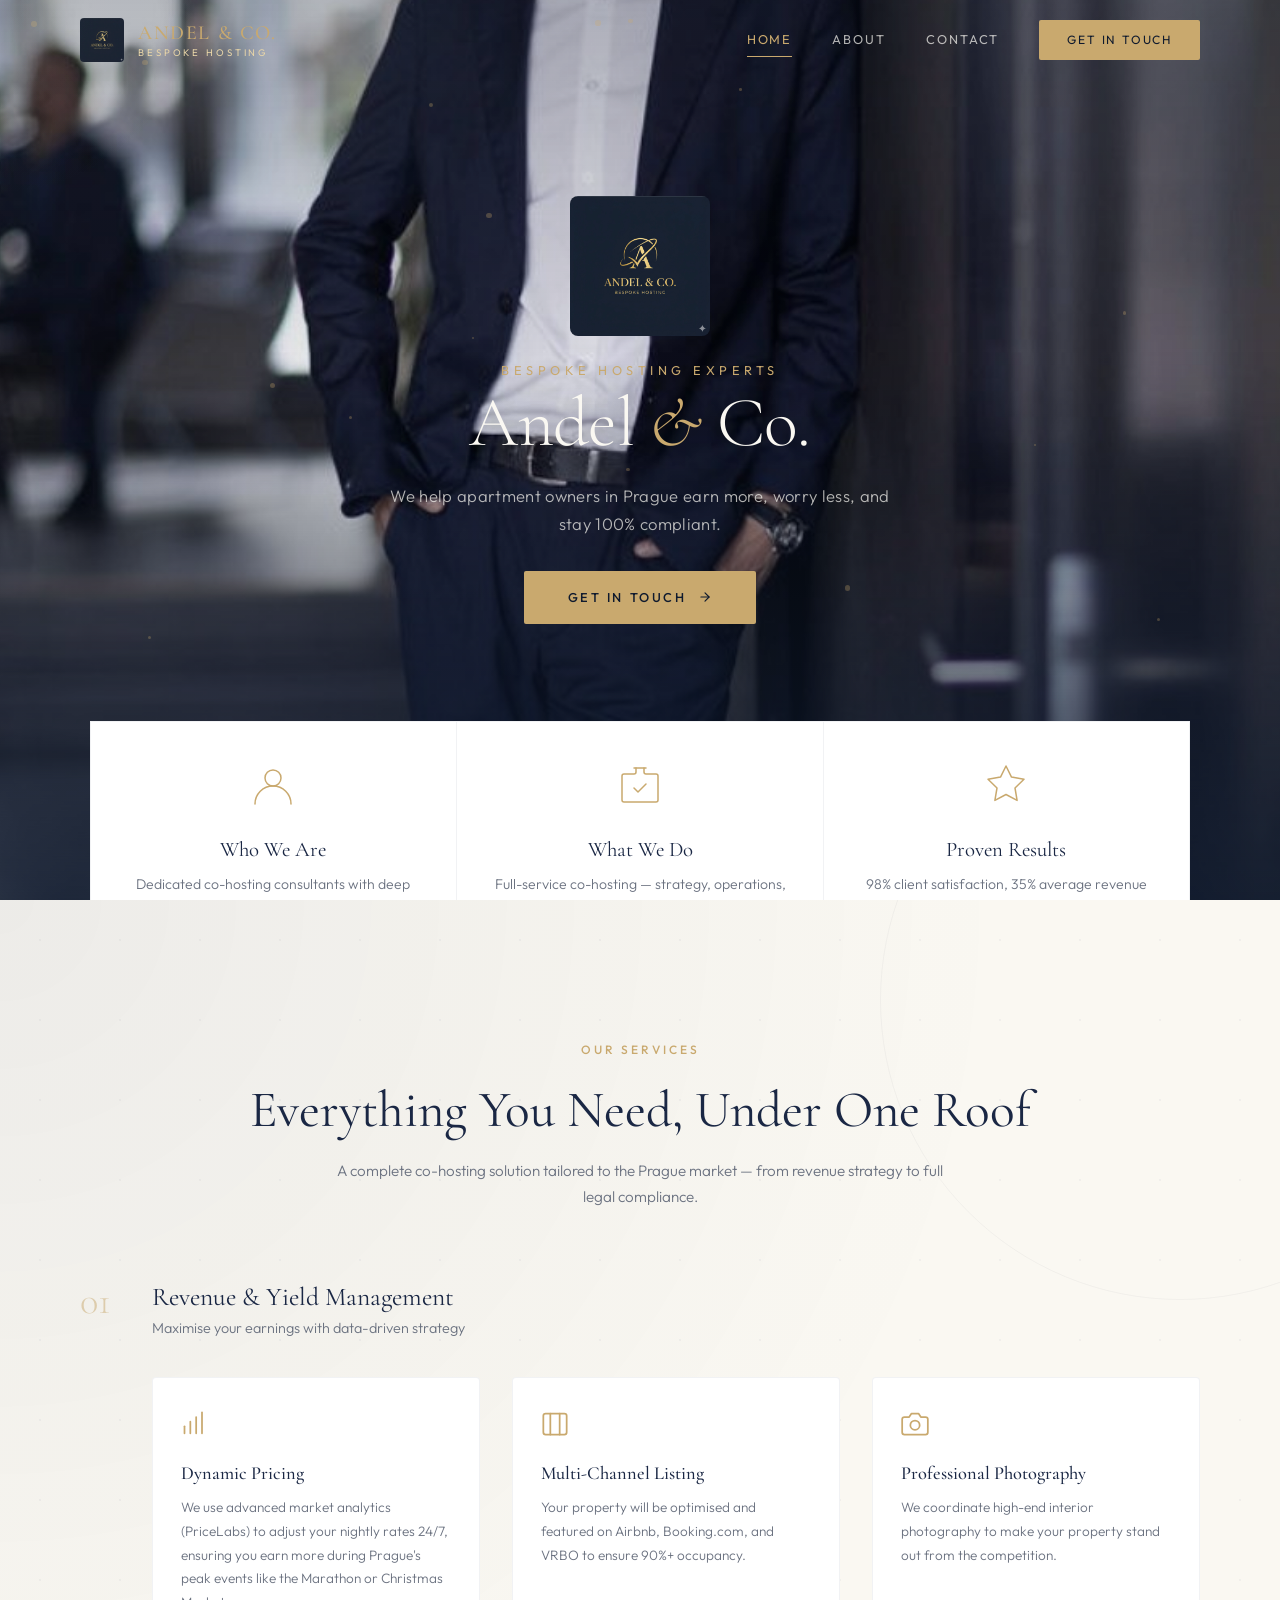
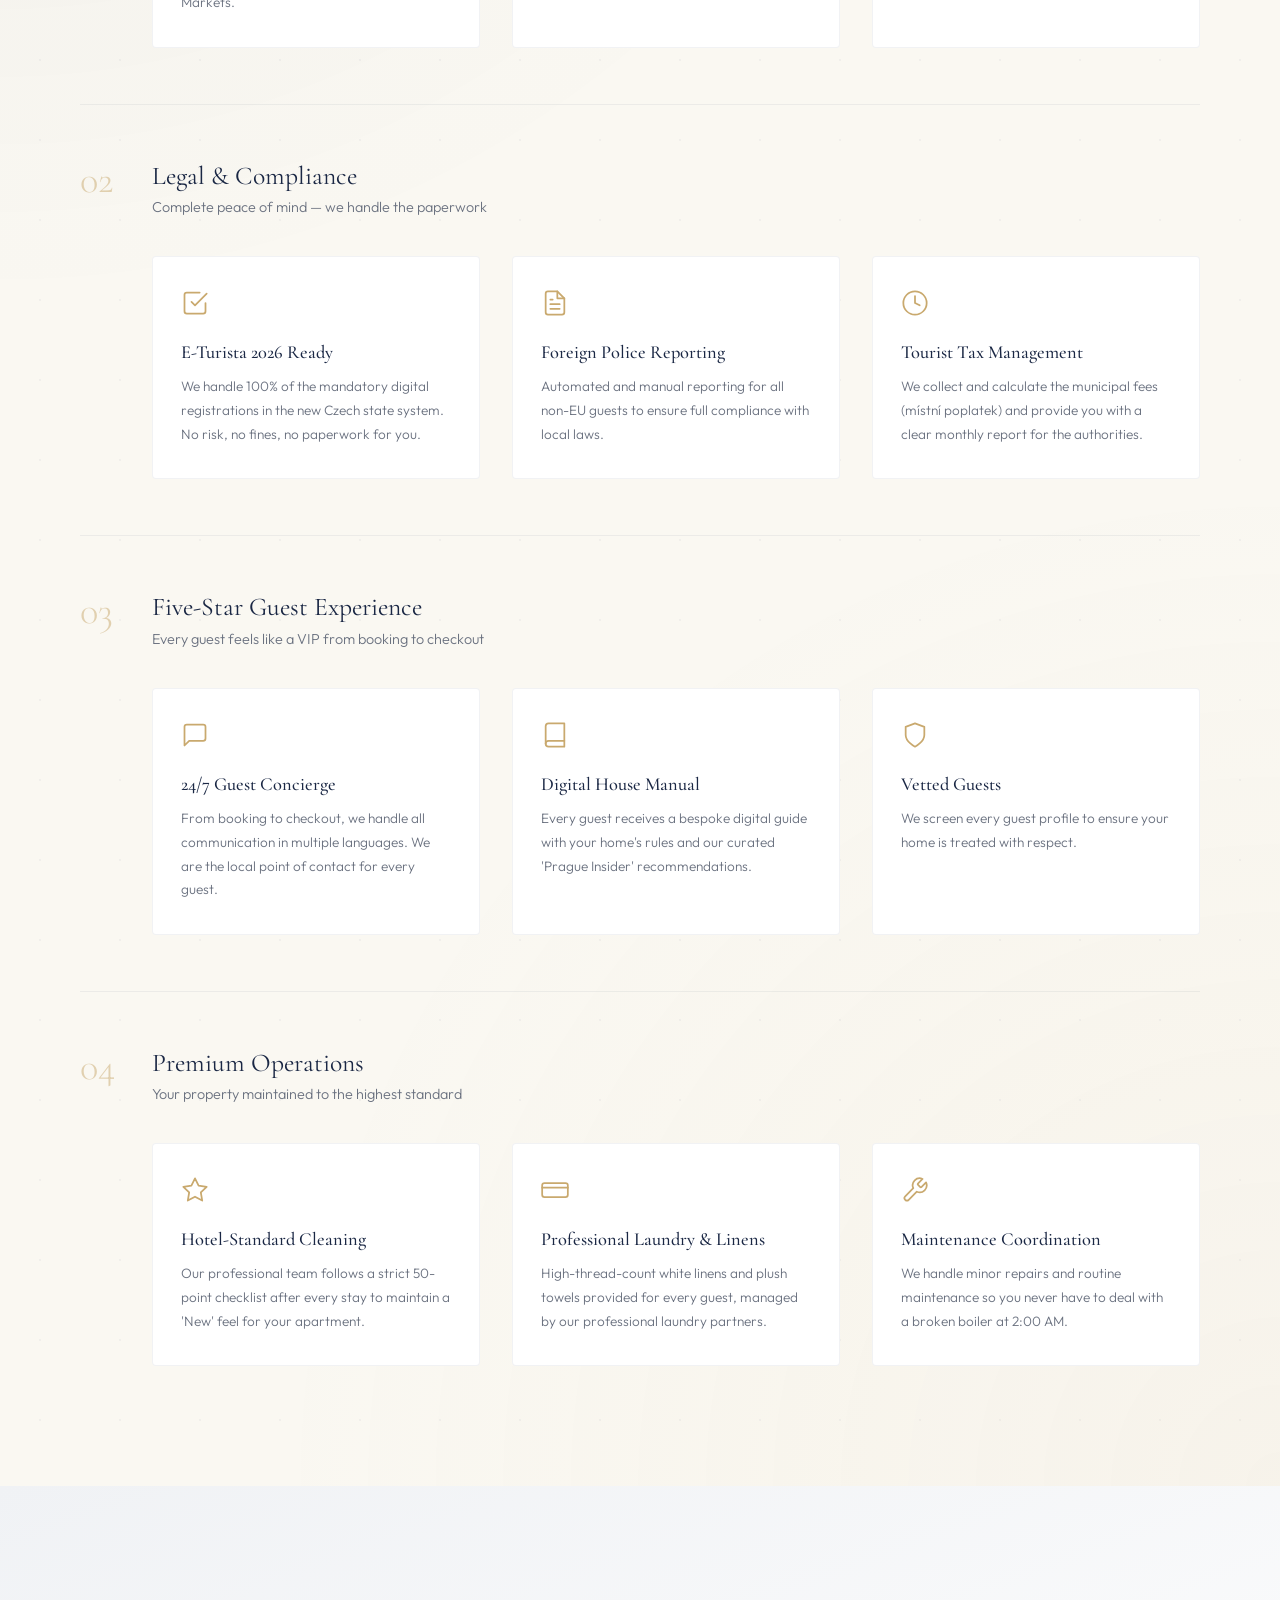
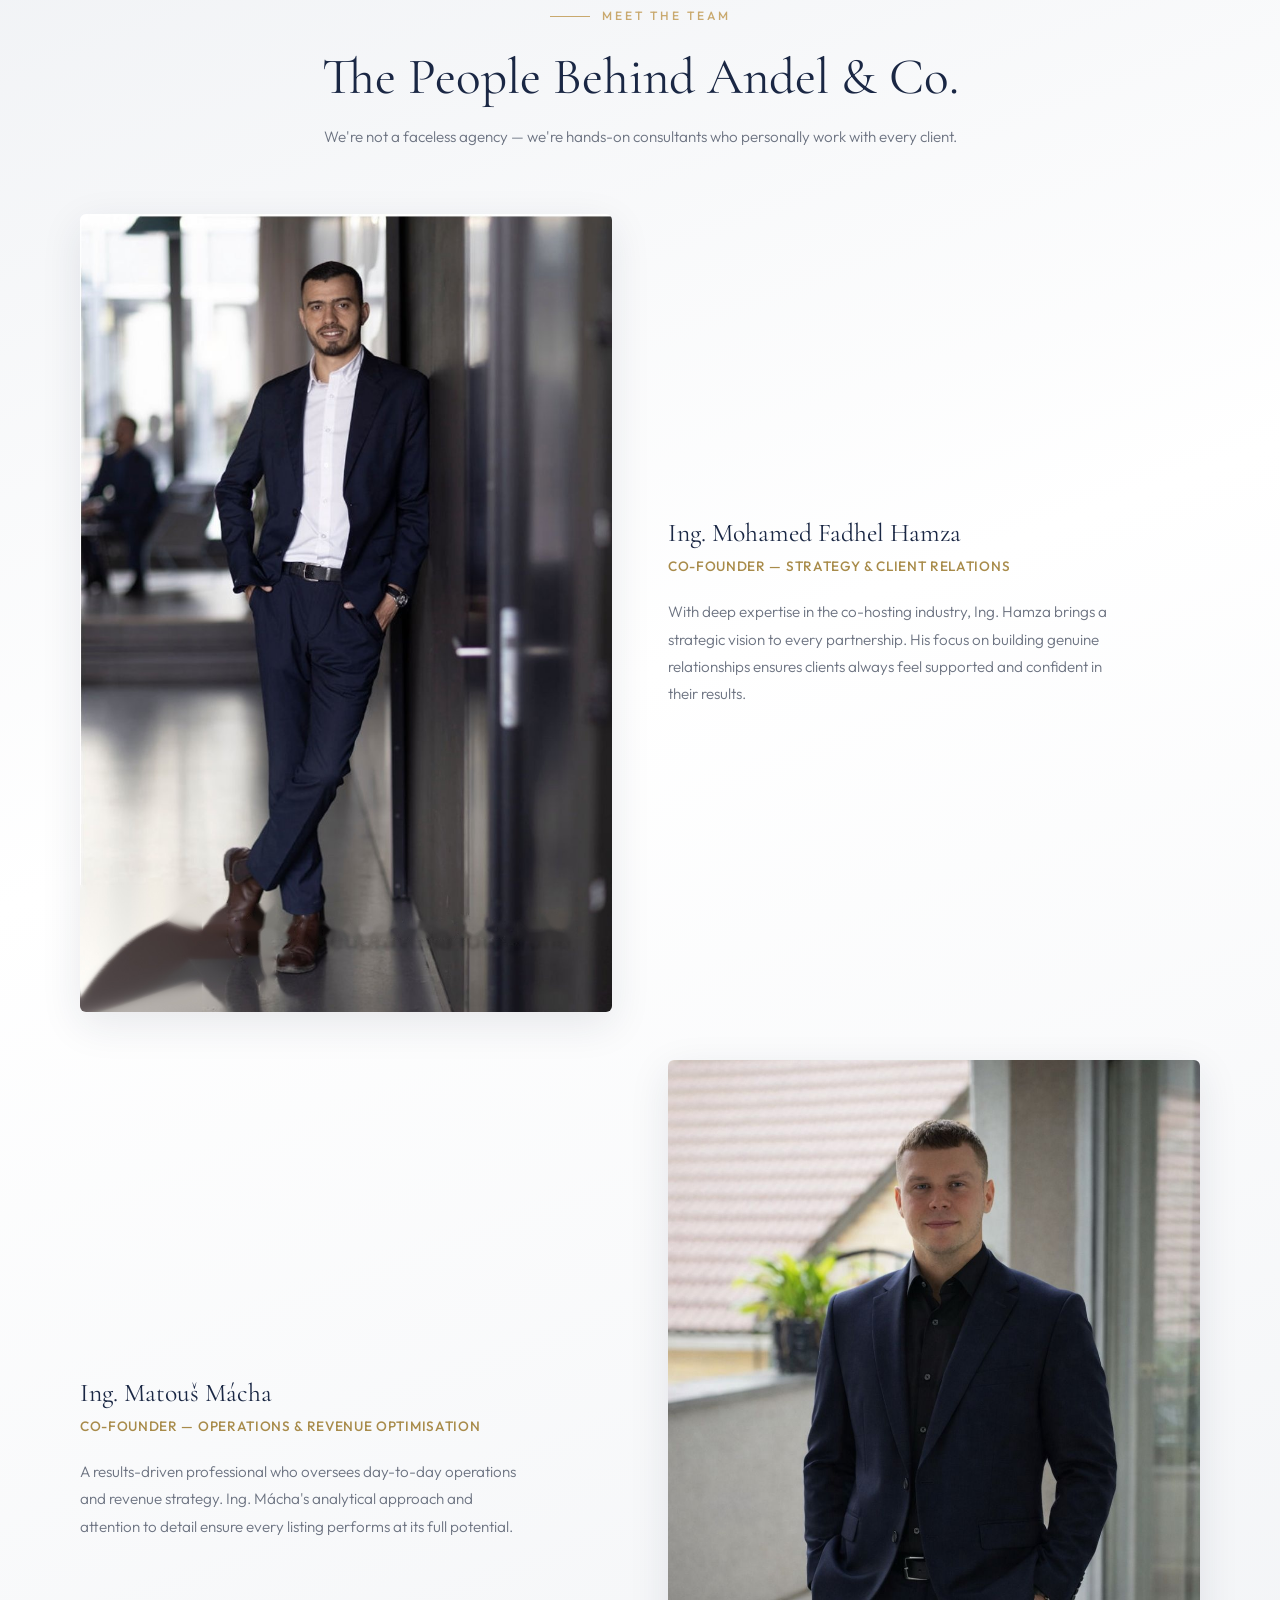
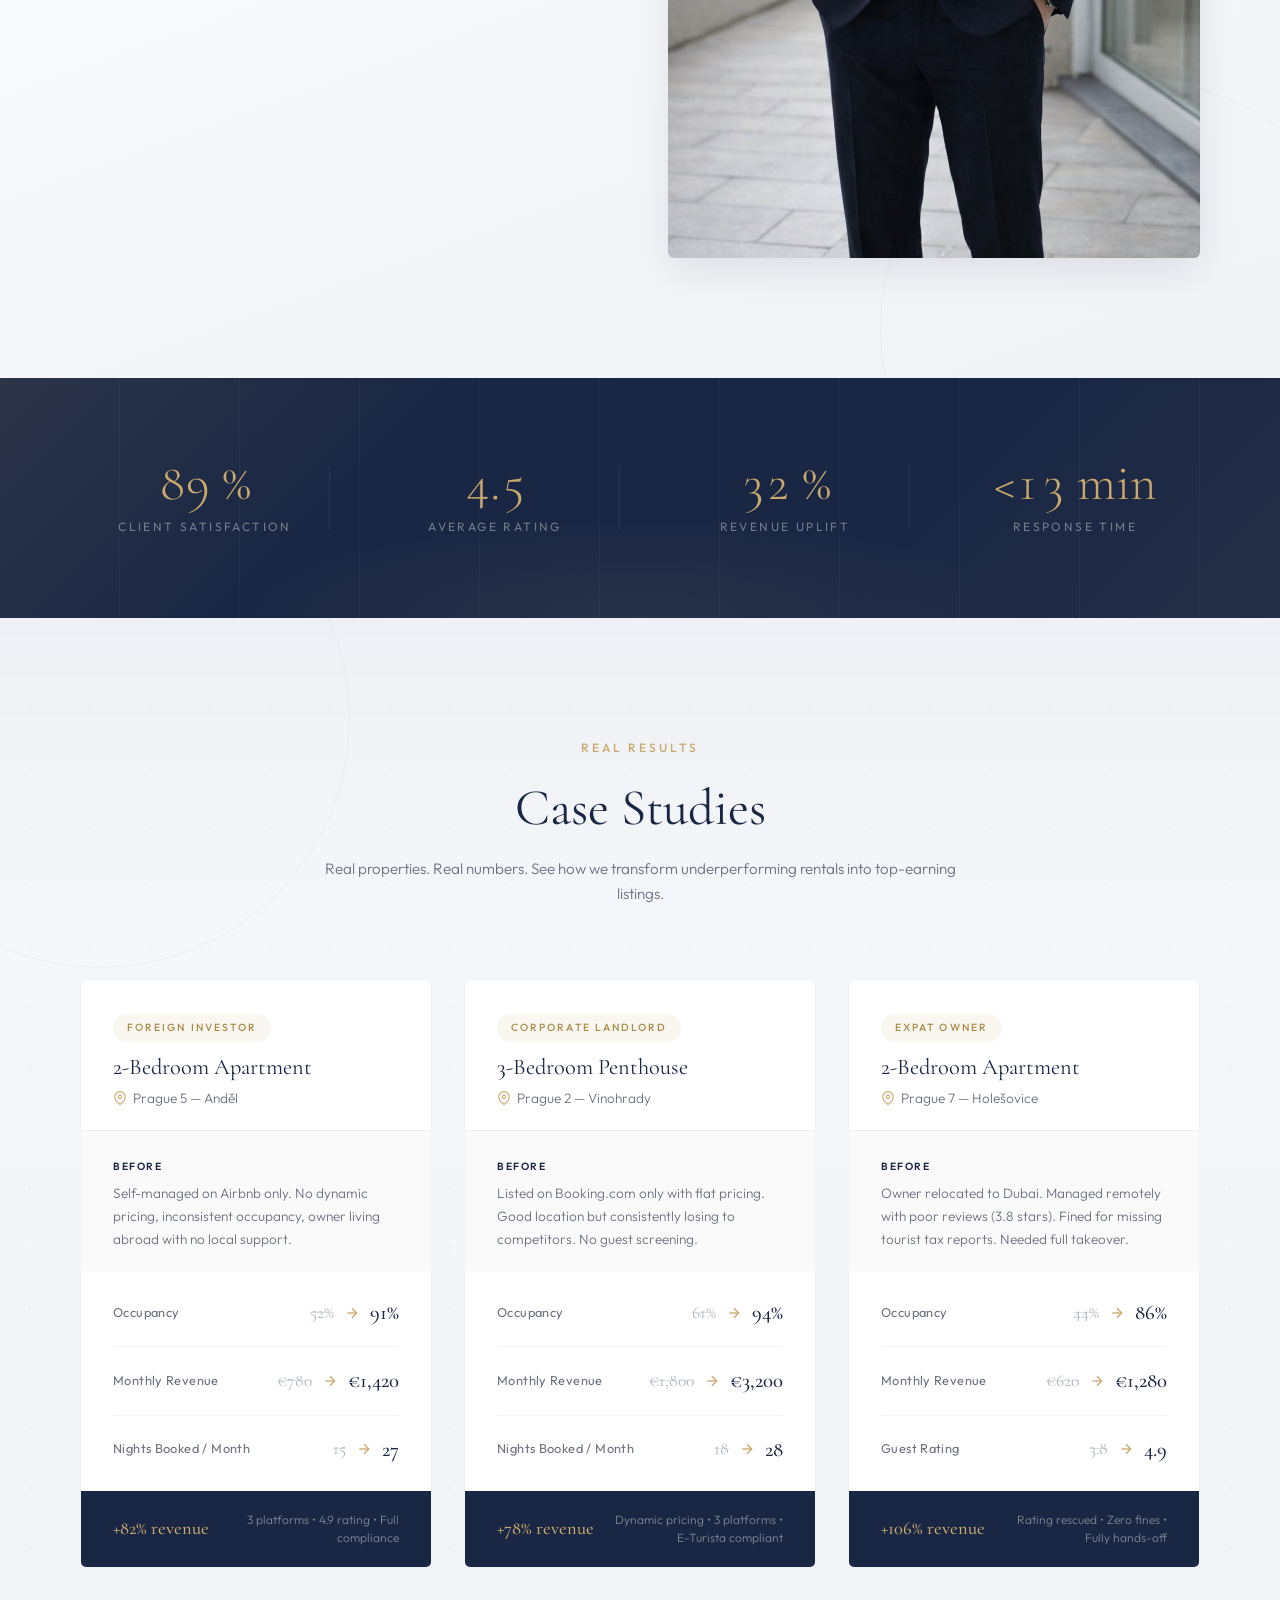
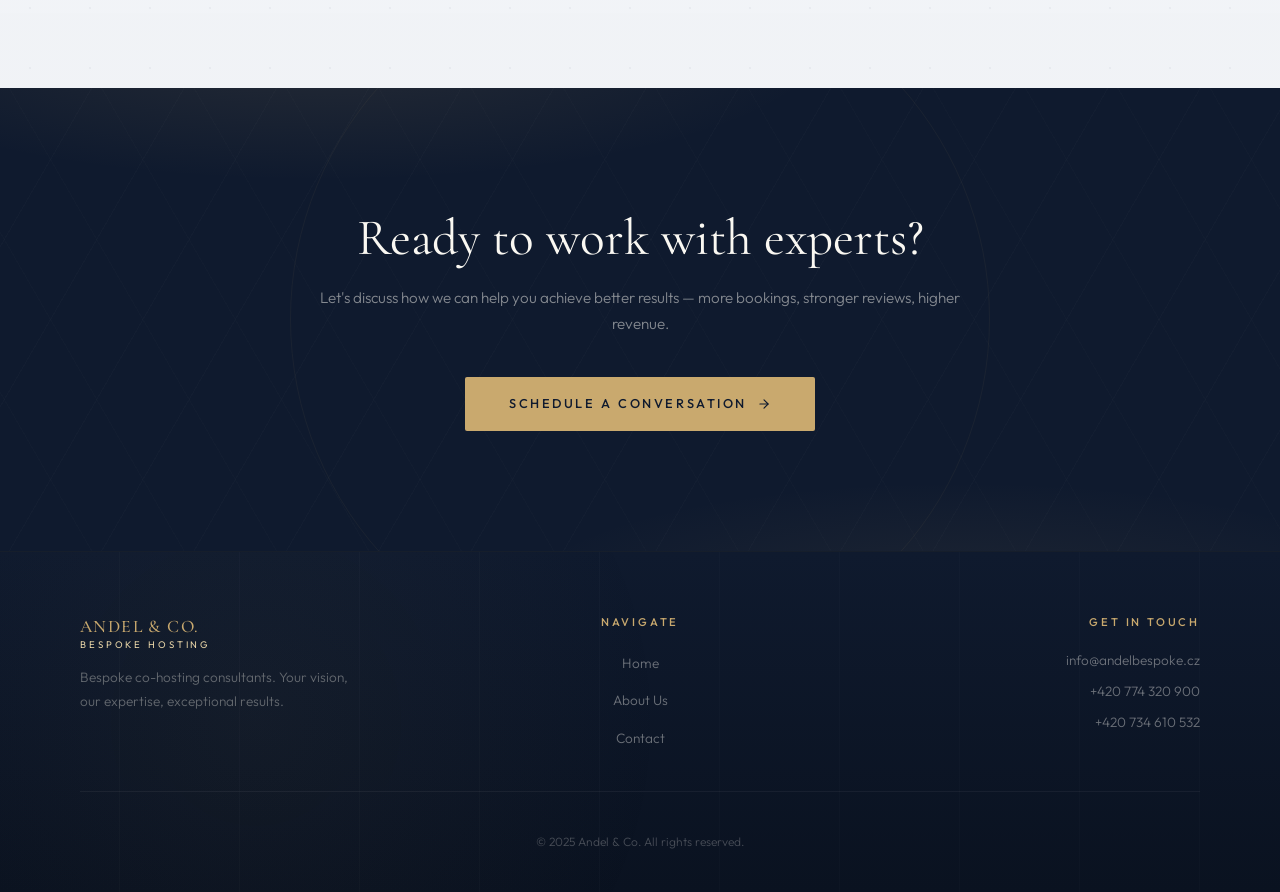
<file: index.html>
<!DOCTYPE html>
<html lang="en">
<head>
  <meta charset="UTF-8">
  <meta name="viewport" content="width=device-width, initial-scale=1.0">
  <title>Andel &amp; Co. — Bespoke Co-Hosting Experts</title>
  <meta name="description" content="Andel & Co. — Bespoke co-hosting consultants. We bring strategy, expertise, and hands-on management to maximise your rental's potential.">
  <meta name="keywords" content="co-hosting experts, rental consulting, bespoke co-hosting, property strategy consultants">
  <meta property="og:title" content="Andel & Co. — Bespoke Co-Hosting Consultants">
  <meta property="og:description" content="Expert co-hosting consultants who deliver results for property owners.">
  <meta property="og:type" content="website">
  <link rel="icon" type="image/jpeg" href="assets/logo.jpeg">
  <link rel="stylesheet" href="style.css?v=1773233959">

  <!-- Google Analytics (replace G-387162505) -->
  <script async src="https://www.googletagmanager.com/gtag/js?id=G-387162505"></script>
  <script>
    window.dataLayer = window.dataLayer || [];
    function gtag(){dataLayer.push(arguments);}
    gtag('js', new Date());
    gtag('config', 'G-387162505');
  </script>
</head>
<body>

  <!-- ═══ HEADER ═══ -->
  <header class="site-header" id="siteHeader">
    <div class="header-inner">
      <a href="index.html" class="logo-link">
        <img src="assets/logo.jpeg" alt="Andel & Co." class="logo-mark">
        <div class="logo-text">
          ANDEL &amp; CO.
          <span>Bespoke Hosting</span>
        </div>
      </a>

      <button class="menu-toggle" id="menuToggle" aria-label="Toggle navigation">
        <span></span><span></span><span></span>
      </button>

      <nav class="nav-links" id="navLinks">
        <a href="index.html" class="active">Home</a>
        <a href="about.html">About</a>
        <a href="contact.html">Contact</a>
        <a href="contact.html" class="nav-cta">Get in Touch</a>
      </nav>
    </div>
  </header>

  <!-- ═══ HERO — Personal Portrait ═══ -->
  <section class="hero">
    <div class="hero-bg">
      <img src="assets/founder1-full.jpg" alt="Andel & Co. Founder">
    </div>

    <div class="hero-branding">
      <img src="assets/logo.jpeg" alt="Andel & Co. Logo">
      <p class="hero-tagline">Bespoke Hosting Experts</p>
      <h1>Andel <span class="ampersand">&amp;</span> Co.</h1>
      <p class="hero-subtitle">We help apartment owners in Prague earn more, worry less, and stay 100% compliant.</p>
    </div>

    <div class="hero-cta-wrap">
      <a href="contact.html" class="hero-cta">
        Get in Touch
        <svg viewBox="0 0 24 24" fill="none" stroke="currentColor" stroke-width="2" stroke-linecap="round" stroke-linejoin="round"><path d="M5 12h14"/><path d="m12 5 7 7-7 7"/></svg>
      </a>
    </div>

    <!-- Overlay Cards -->
    <div class="hero-cards">
      <div class="hero-card">
        <svg class="hero-card-icon" viewBox="0 0 48 48" fill="none" stroke="currentColor" stroke-width="1.5" stroke-linecap="round" stroke-linejoin="round">
          <circle cx="24" cy="16" r="8"/>
          <path d="M6 42c0-9.941 8.059-18 18-18s18 8.059 18 18"/>
        </svg>
        <h3>Who We Are</h3>
        <p>Dedicated co-hosting consultants with deep industry knowledge. Your success is our priority.</p>
      </div>

      <div class="hero-card">
        <svg class="hero-card-icon" viewBox="0 0 48 48" fill="none" stroke="currentColor" stroke-width="1.5" stroke-linecap="round" stroke-linejoin="round">
          <path d="M20 6v4a2 2 0 0 1-2 2H8a2 2 0 0 0-2 2v24a2 2 0 0 0 2 2h32a2 2 0 0 0 2-2V14a2 2 0 0 0-2-2H30a2 2 0 0 1-2-2V6"/>
          <path d="M18 6h12"/>
          <path d="M18 26l4 4 8-8"/>
        </svg>
        <h3>What We Do</h3>
        <p>Full-service co-hosting — strategy, operations, client communication, and revenue optimisation under one roof.</p>
      </div>

      <div class="hero-card">
        <svg class="hero-card-icon" viewBox="0 0 48 48" fill="none" stroke="currentColor" stroke-width="1.5" stroke-linecap="round" stroke-linejoin="round">
          <path d="M24 4l5.5 11.1L42 17.3l-9 8.7 2.1 12.4L24 32.5l-11.1 5.9L15 26l-9-8.7 12.5-2.2z"/>
        </svg>
        <h3>Proven Results</h3>
        <p>98% client satisfaction, 35% average revenue uplift, and a track record that speaks for itself.</p>
      </div>
    </div>
  </section>

  <!-- ═══ SERVICES SECTION ═══ -->
  <section class="services" id="services">
    <div class="container">
      <div class="services-header reveal">
        <div class="section-label">Our Services</div>
        <h2>Everything You Need, Under One Roof</h2>
        <p>A complete co-hosting solution tailored to the Prague market — from revenue strategy to full legal compliance.</p>
      </div>

      <!-- Service Category 1 -->
      <div class="service-category reveal-left">
        <div class="service-category-header">
          <span class="service-cat-number">01</span>
          <div>
            <h3>Revenue &amp; Yield Management</h3>
            <p class="service-cat-subtitle">Maximise your earnings with data-driven strategy</p>
          </div>
        </div>
        <div class="service-details-grid">
          <div class="service-detail">
            <svg class="service-detail-icon" viewBox="0 0 24 24" fill="none" stroke="currentColor" stroke-width="1.5" stroke-linecap="round" stroke-linejoin="round">
              <path d="M3 20V14"/><path d="M8 20V10"/><path d="M13 20V6"/><path d="M18 20V2"/>
            </svg>
            <h4>Dynamic Pricing</h4>
            <p>We use advanced market analytics (PriceLabs) to adjust your nightly rates 24/7, ensuring you earn more during Prague's peak events like the Marathon or Christmas Markets.</p>
          </div>
          <div class="service-detail">
            <svg class="service-detail-icon" viewBox="0 0 24 24" fill="none" stroke="currentColor" stroke-width="1.5" stroke-linecap="round" stroke-linejoin="round">
              <rect x="2" y="3" width="20" height="18" rx="2"/><path d="M8 21V3"/><path d="M16 21V3"/>
            </svg>
            <h4>Multi-Channel Listing</h4>
            <p>Your property will be optimised and featured on Airbnb, Booking.com, and VRBO to ensure 90%+ occupancy.</p>
          </div>
          <div class="service-detail">
            <svg class="service-detail-icon" viewBox="0 0 24 24" fill="none" stroke="currentColor" stroke-width="1.5" stroke-linecap="round" stroke-linejoin="round">
              <path d="M23 19a2 2 0 0 1-2 2H3a2 2 0 0 1-2-2V8a2 2 0 0 1 2-2h4l2-3h6l2 3h4a2 2 0 0 1 2 2z"/><circle cx="12" cy="13" r="4"/>
            </svg>
            <h4>Professional Photography</h4>
            <p>We coordinate high-end interior photography to make your property stand out from the competition.</p>
          </div>
        </div>
      </div>

      <!-- Service Category 2 -->
      <div class="service-category reveal-right">
        <div class="service-category-header">
          <span class="service-cat-number">02</span>
          <div>
            <h3>Legal &amp; Compliance</h3>
            <p class="service-cat-subtitle">Complete peace of mind — we handle the paperwork</p>
          </div>
        </div>
        <div class="service-details-grid">
          <div class="service-detail">
            <svg class="service-detail-icon" viewBox="0 0 24 24" fill="none" stroke="currentColor" stroke-width="1.5" stroke-linecap="round" stroke-linejoin="round">
              <path d="M9 11l3 3L22 4"/><path d="M21 12v7a2 2 0 0 1-2 2H5a2 2 0 0 1-2-2V5a2 2 0 0 1 2-2h11"/>
            </svg>
            <h4>E-Turista 2026 Ready</h4>
            <p>We handle 100% of the mandatory digital registrations in the new Czech state system. No risk, no fines, no paperwork for you.</p>
          </div>
          <div class="service-detail">
            <svg class="service-detail-icon" viewBox="0 0 24 24" fill="none" stroke="currentColor" stroke-width="1.5" stroke-linecap="round" stroke-linejoin="round">
              <path d="M14 2H6a2 2 0 0 0-2 2v16a2 2 0 0 0 2 2h12a2 2 0 0 0 2-2V8z"/><path d="M14 2v6h6"/><path d="M16 13H8"/><path d="M16 17H8"/><path d="M10 9H8"/>
            </svg>
            <h4>Foreign Police Reporting</h4>
            <p>Automated and manual reporting for all non-EU guests to ensure full compliance with local laws.</p>
          </div>
          <div class="service-detail">
            <svg class="service-detail-icon" viewBox="0 0 24 24" fill="none" stroke="currentColor" stroke-width="1.5" stroke-linecap="round" stroke-linejoin="round">
              <circle cx="12" cy="12" r="10"/><path d="M12 6v6l4 2"/>
            </svg>
            <h4>Tourist Tax Management</h4>
            <p>We collect and calculate the municipal fees (místní poplatek) and provide you with a clear monthly report for the authorities.</p>
          </div>
        </div>
      </div>

      <!-- Service Category 3 -->
      <div class="service-category reveal-left">
        <div class="service-category-header">
          <span class="service-cat-number">03</span>
          <div>
            <h3>Five-Star Guest Experience</h3>
            <p class="service-cat-subtitle">Every guest feels like a VIP from booking to checkout</p>
          </div>
        </div>
        <div class="service-details-grid">
          <div class="service-detail">
            <svg class="service-detail-icon" viewBox="0 0 24 24" fill="none" stroke="currentColor" stroke-width="1.5" stroke-linecap="round" stroke-linejoin="round">
              <path d="M21 15a2 2 0 0 1-2 2H7l-4 4V5a2 2 0 0 1 2-2h14a2 2 0 0 1 2 2z"/>
            </svg>
            <h4>24/7 Guest Concierge</h4>
            <p>From booking to checkout, we handle all communication in multiple languages. We are the local point of contact for every guest.</p>
          </div>
          <div class="service-detail">
            <svg class="service-detail-icon" viewBox="0 0 24 24" fill="none" stroke="currentColor" stroke-width="1.5" stroke-linecap="round" stroke-linejoin="round">
              <path d="M4 19.5A2.5 2.5 0 0 1 6.5 17H20"/><path d="M6.5 2H20v20H6.5A2.5 2.5 0 0 1 4 19.5v-15A2.5 2.5 0 0 1 6.5 2z"/>
            </svg>
            <h4>Digital House Manual</h4>
            <p>Every guest receives a bespoke digital guide with your home's rules and our curated 'Prague Insider' recommendations.</p>
          </div>
          <div class="service-detail">
            <svg class="service-detail-icon" viewBox="0 0 24 24" fill="none" stroke="currentColor" stroke-width="1.5" stroke-linecap="round" stroke-linejoin="round">
              <path d="M12 22s8-4 8-10V5l-8-3-8 3v7c0 6 8 10 8 10z"/>
            </svg>
            <h4>Vetted Guests</h4>
            <p>We screen every guest profile to ensure your home is treated with respect.</p>
          </div>
        </div>
      </div>

      <!-- Service Category 4 -->
      <div class="service-category reveal-right">
        <div class="service-category-header">
          <span class="service-cat-number">04</span>
          <div>
            <h3>Premium Operations</h3>
            <p class="service-cat-subtitle">Your property maintained to the highest standard</p>
          </div>
        </div>
        <div class="service-details-grid">
          <div class="service-detail">
            <svg class="service-detail-icon" viewBox="0 0 24 24" fill="none" stroke="currentColor" stroke-width="1.5" stroke-linecap="round" stroke-linejoin="round">
              <path d="M12 2l3.09 6.26L22 9.27l-5 4.87 1.18 6.88L12 17.77l-6.18 3.25L7 14.14 2 9.27l6.91-1.01L12 2z"/>
            </svg>
            <h4>Hotel-Standard Cleaning</h4>
            <p>Our professional team follows a strict 50-point checklist after every stay to maintain a 'New' feel for your apartment.</p>
          </div>
          <div class="service-detail">
            <svg class="service-detail-icon" viewBox="0 0 24 24" fill="none" stroke="currentColor" stroke-width="1.5" stroke-linecap="round" stroke-linejoin="round">
              <rect x="1" y="6" width="22" height="12" rx="2"/><path d="M1 10h22"/>
            </svg>
            <h4>Professional Laundry &amp; Linens</h4>
            <p>High-thread-count white linens and plush towels provided for every guest, managed by our professional laundry partners.</p>
          </div>
          <div class="service-detail">
            <svg class="service-detail-icon" viewBox="0 0 24 24" fill="none" stroke="currentColor" stroke-width="1.5" stroke-linecap="round" stroke-linejoin="round">
              <path d="M14.7 6.3a1 1 0 0 0 0 1.4l1.6 1.6a1 1 0 0 0 1.4 0l3.77-3.77a6 6 0 0 1-7.94 7.94l-6.91 6.91a2.12 2.12 0 0 1-3-3l6.91-6.91a6 6 0 0 1 7.94-7.94l-3.76 3.76z"/>
            </svg>
            <h4>Maintenance Coordination</h4>
            <p>We handle minor repairs and routine maintenance so you never have to deal with a broken boiler at 2:00 AM.</p>
          </div>
        </div>
      </div>

    </div>
  </section>

  <!-- ═══ MEET THE TEAM ═══ -->
  <section class="team-section">
    <div class="container">
      <div class="team-header reveal">
        <div class="section-label" style="justify-content:center;">
          <span>Meet the Team</span>
        </div>
        <h2>The People Behind Andel &amp; Co.</h2>
        <p style="margin:0 auto;">We're not a faceless agency — we're hands-on consultants who personally work with every client.</p>
      </div>

      <div class="team-cards">
        <div class="team-card reveal">
          <div class="team-card-photo">
            <img src="assets/founder1-profile.jpg" alt="Co-Founder">
          </div>
          <div class="team-card-info">
            <h3>Ing. Mohamed Fadhel Hamza</h3>
            <p class="team-role">Co-Founder — Strategy &amp; Client Relations</p>
            <p class="team-bio">With deep expertise in the co-hosting industry, Ing. Hamza brings a strategic vision to every partnership. His focus on building genuine relationships ensures clients always feel supported and confident in their results.</p>
          </div>
        </div>

        <div class="team-card reverse reveal reveal-delay-1">
          <div class="team-card-photo">
            <img src="assets/founder2-full.jpg" alt="Ing. Matouš Mácha">
          </div>
          <div class="team-card-info">
            <h3>Ing. Matouš Mácha</h3>
            <p class="team-role">Co-Founder — Operations &amp; Revenue Optimisation</p>
            <p class="team-bio">A results-driven professional who oversees day-to-day operations and revenue strategy. Ing. Mácha's analytical approach and attention to detail ensure every listing performs at its full potential.</p>
          </div>
        </div>
      </div>
    </div>
  </section>

  <!-- ═══ STATS ═══ -->
  <section class="stats">
    <div class="container">
      <div class="stats-grid">
        <div class="stat-item reveal">
          <div class="stat-number">98%</div>
          <div class="stat-label">Client Satisfaction</div>
        </div>
        <div class="stat-item reveal reveal-delay-1">
          <div class="stat-number">4.9</div>
          <div class="stat-label">Average Rating</div>
        </div>
        <div class="stat-item reveal reveal-delay-2">
          <div class="stat-number">35%</div>
          <div class="stat-label">Revenue Uplift</div>
        </div>
        <div class="stat-item reveal reveal-delay-3">
          <div class="stat-number">&lt;15 min</div>
          <div class="stat-label">Response Time</div>
        </div>
      </div>
    </div>
  </section>

  <!-- ═══ CASE STUDIES ═══ -->
  <section class="case-studies" id="cases">
    <div class="container">
      <div class="case-studies-header reveal">
        <div class="section-label" style="justify-content:center;">
          <span>Real Results</span>
        </div>
        <h2>Case Studies</h2>
        <p>Real properties. Real numbers. See how we transform underperforming rentals into top-earning listings.</p>
      </div>

      <div class="case-studies-grid">
        <!-- Case 1 -->
        <div class="case-card reveal-scale reveal-delay-1">
          <div class="case-card-header">
            <span class="case-tag">Foreign Investor</span>
            <h3>2-Bedroom Apartment</h3>
            <p class="case-location">
              <svg width="14" height="14" viewBox="0 0 24 24" fill="none" stroke="currentColor" stroke-width="2" stroke-linecap="round" stroke-linejoin="round"><path d="M21 10c0 7-9 13-9 13s-9-6-9-13a9 9 0 0 1 18 0z"/><circle cx="12" cy="10" r="3"/></svg>
              Prague 5 &mdash; And&#283;l
            </p>
          </div>
          <div class="case-situation">
            <span class="case-label">Before</span>
            <p>Self-managed on Airbnb only. No dynamic pricing, inconsistent occupancy, owner living abroad with no local support.</p>
          </div>
          <div class="case-metrics">
            <div class="case-metric">
              <span class="case-metric-label">Occupancy</span>
              <div class="case-metric-values">
                <span class="case-before">52%</span>
                <svg width="16" height="16" viewBox="0 0 24 24" fill="none" stroke="currentColor" stroke-width="2"><path d="M5 12h14"/><path d="m12 5 7 7-7 7"/></svg>
                <span class="case-after">91%</span>
              </div>
            </div>
            <div class="case-metric">
              <span class="case-metric-label">Monthly Revenue</span>
              <div class="case-metric-values">
                <span class="case-before">&euro;780</span>
                <svg width="16" height="16" viewBox="0 0 24 24" fill="none" stroke="currentColor" stroke-width="2"><path d="M5 12h14"/><path d="m12 5 7 7-7 7"/></svg>
                <span class="case-after">&euro;1,420</span>
              </div>
            </div>
            <div class="case-metric">
              <span class="case-metric-label">Nights Booked / Month</span>
              <div class="case-metric-values">
                <span class="case-before">15</span>
                <svg width="16" height="16" viewBox="0 0 24 24" fill="none" stroke="currentColor" stroke-width="2"><path d="M5 12h14"/><path d="m12 5 7 7-7 7"/></svg>
                <span class="case-after">27</span>
              </div>
            </div>
          </div>
          <div class="case-result">
            <span class="case-uplift">+82% revenue</span>
            <span class="case-detail">3 platforms &bull; 4.9 rating &bull; Full compliance</span>
          </div>
        </div>

        <!-- Case 2 -->
        <div class="case-card reveal-scale reveal-delay-2">
          <div class="case-card-header">
            <span class="case-tag">Corporate Landlord</span>
            <h3>3-Bedroom Penthouse</h3>
            <p class="case-location">
              <svg width="14" height="14" viewBox="0 0 24 24" fill="none" stroke="currentColor" stroke-width="2" stroke-linecap="round" stroke-linejoin="round"><path d="M21 10c0 7-9 13-9 13s-9-6-9-13a9 9 0 0 1 18 0z"/><circle cx="12" cy="10" r="3"/></svg>
              Prague 2 &mdash; Vinohrady
            </p>
          </div>
          <div class="case-situation">
            <span class="case-label">Before</span>
            <p>Listed on Booking.com only with flat pricing. Good location but consistently losing to competitors. No guest screening.</p>
          </div>
          <div class="case-metrics">
            <div class="case-metric">
              <span class="case-metric-label">Occupancy</span>
              <div class="case-metric-values">
                <span class="case-before">61%</span>
                <svg width="16" height="16" viewBox="0 0 24 24" fill="none" stroke="currentColor" stroke-width="2"><path d="M5 12h14"/><path d="m12 5 7 7-7 7"/></svg>
                <span class="case-after">94%</span>
              </div>
            </div>
            <div class="case-metric">
              <span class="case-metric-label">Monthly Revenue</span>
              <div class="case-metric-values">
                <span class="case-before">&euro;1,800</span>
                <svg width="16" height="16" viewBox="0 0 24 24" fill="none" stroke="currentColor" stroke-width="2"><path d="M5 12h14"/><path d="m12 5 7 7-7 7"/></svg>
                <span class="case-after">&euro;3,200</span>
              </div>
            </div>
            <div class="case-metric">
              <span class="case-metric-label">Nights Booked / Month</span>
              <div class="case-metric-values">
                <span class="case-before">18</span>
                <svg width="16" height="16" viewBox="0 0 24 24" fill="none" stroke="currentColor" stroke-width="2"><path d="M5 12h14"/><path d="m12 5 7 7-7 7"/></svg>
                <span class="case-after">28</span>
              </div>
            </div>
          </div>
          <div class="case-result">
            <span class="case-uplift">+78% revenue</span>
            <span class="case-detail">Dynamic pricing &bull; 3 platforms &bull; E-Turista compliant</span>
          </div>
        </div>

        <!-- Case 3 -->
        <div class="case-card reveal-scale reveal-delay-3">
          <div class="case-card-header">
            <span class="case-tag">Expat Owner</span>
            <h3>2-Bedroom Apartment</h3>
            <p class="case-location">
              <svg width="14" height="14" viewBox="0 0 24 24" fill="none" stroke="currentColor" stroke-width="2" stroke-linecap="round" stroke-linejoin="round"><path d="M21 10c0 7-9 13-9 13s-9-6-9-13a9 9 0 0 1 18 0z"/><circle cx="12" cy="10" r="3"/></svg>
              Prague 7 &mdash; Hole&scaron;ovice
            </p>
          </div>
          <div class="case-situation">
            <span class="case-label">Before</span>
            <p>Owner relocated to Dubai. Managed remotely with poor reviews (3.8 stars). Fined for missing tourist tax reports. Needed full takeover.</p>
          </div>
          <div class="case-metrics">
            <div class="case-metric">
              <span class="case-metric-label">Occupancy</span>
              <div class="case-metric-values">
                <span class="case-before">44%</span>
                <svg width="16" height="16" viewBox="0 0 24 24" fill="none" stroke="currentColor" stroke-width="2"><path d="M5 12h14"/><path d="m12 5 7 7-7 7"/></svg>
                <span class="case-after">86%</span>
              </div>
            </div>
            <div class="case-metric">
              <span class="case-metric-label">Monthly Revenue</span>
              <div class="case-metric-values">
                <span class="case-before">&euro;620</span>
                <svg width="16" height="16" viewBox="0 0 24 24" fill="none" stroke="currentColor" stroke-width="2"><path d="M5 12h14"/><path d="m12 5 7 7-7 7"/></svg>
                <span class="case-after">&euro;1,280</span>
              </div>
            </div>
            <div class="case-metric">
              <span class="case-metric-label">Guest Rating</span>
              <div class="case-metric-values">
                <span class="case-before">3.8</span>
                <svg width="16" height="16" viewBox="0 0 24 24" fill="none" stroke="currentColor" stroke-width="2"><path d="M5 12h14"/><path d="m12 5 7 7-7 7"/></svg>
                <span class="case-after">4.9</span>
              </div>
            </div>
          </div>
          <div class="case-result">
            <span class="case-uplift">+106% revenue</span>
            <span class="case-detail">Rating rescued &bull; Zero fines &bull; Fully hands-off</span>
          </div>
        </div>
      </div>
    </div>
  </section>

  <!-- ═══ CTA ═══ -->
  <section class="cta-banner">
    <div class="container">
      <div class="reveal">
        <h2>Ready to work with experts?</h2>
        <p>Let's discuss how we can help you achieve better results — more bookings, stronger reviews, higher revenue.</p>
        <a href="contact.html" class="btn-primary">
          Schedule a Conversation
          <svg width="14" height="14" viewBox="0 0 24 24" fill="none" stroke="currentColor" stroke-width="2" stroke-linecap="round" stroke-linejoin="round"><path d="M5 12h14"/><path d="m12 5 7 7-7 7"/></svg>
        </a>
      </div>
    </div>
  </section>

  <!-- ═══ FOOTER ═══ -->
  <footer class="site-footer">
    <div class="container">
      <div class="footer-inner">
        <div class="footer-brand">
          <div class="logo-text">
            ANDEL &amp; CO.
            <span>Bespoke Hosting</span>
          </div>
          <p>Bespoke co-hosting consultants. Your vision, our expertise, exceptional results.</p>
        </div>

        <nav class="footer-nav">
          <h4>Navigate</h4>
          <ul>
            <li><a href="index.html">Home</a></li>
            <li><a href="about.html">About Us</a></li>
            <li><a href="contact.html">Contact</a></li>
          </ul>
        </nav>

        <div class="footer-contact">
          <h4>Get in Touch</h4>
          <a href="mailto:info@andelbespoke.cz">info@andelbespoke.cz</a>
          <a href="tel:+420774320900">+420 774 320 900</a>
          <a href="tel:+420734610532">+420 734 610 532</a>
        </div>
      </div>

      <div class="footer-bottom">
        <p>&copy; 2025 Andel &amp; Co. All rights reserved.</p>
      </div>
    </div>
  </footer>

  <script src="main.js?v=1773233959"></script>
</body>
</html>
</file>
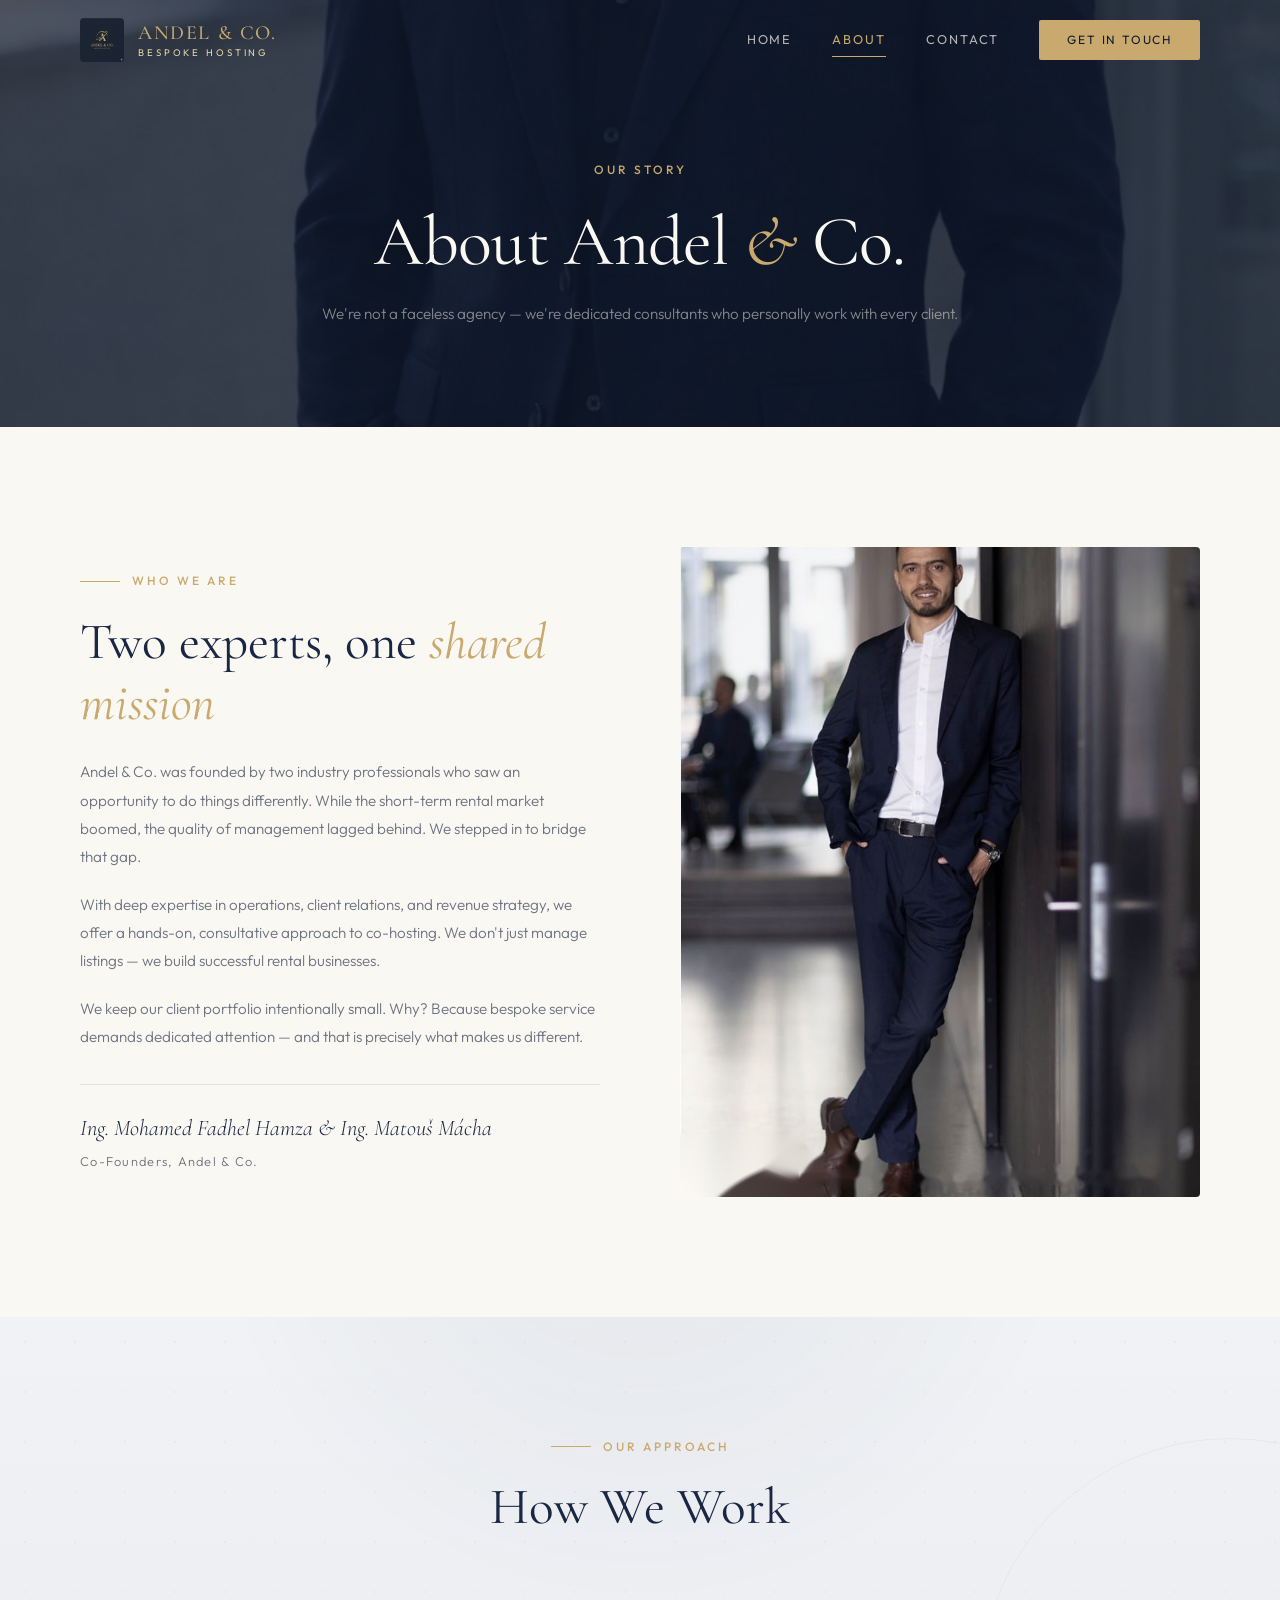
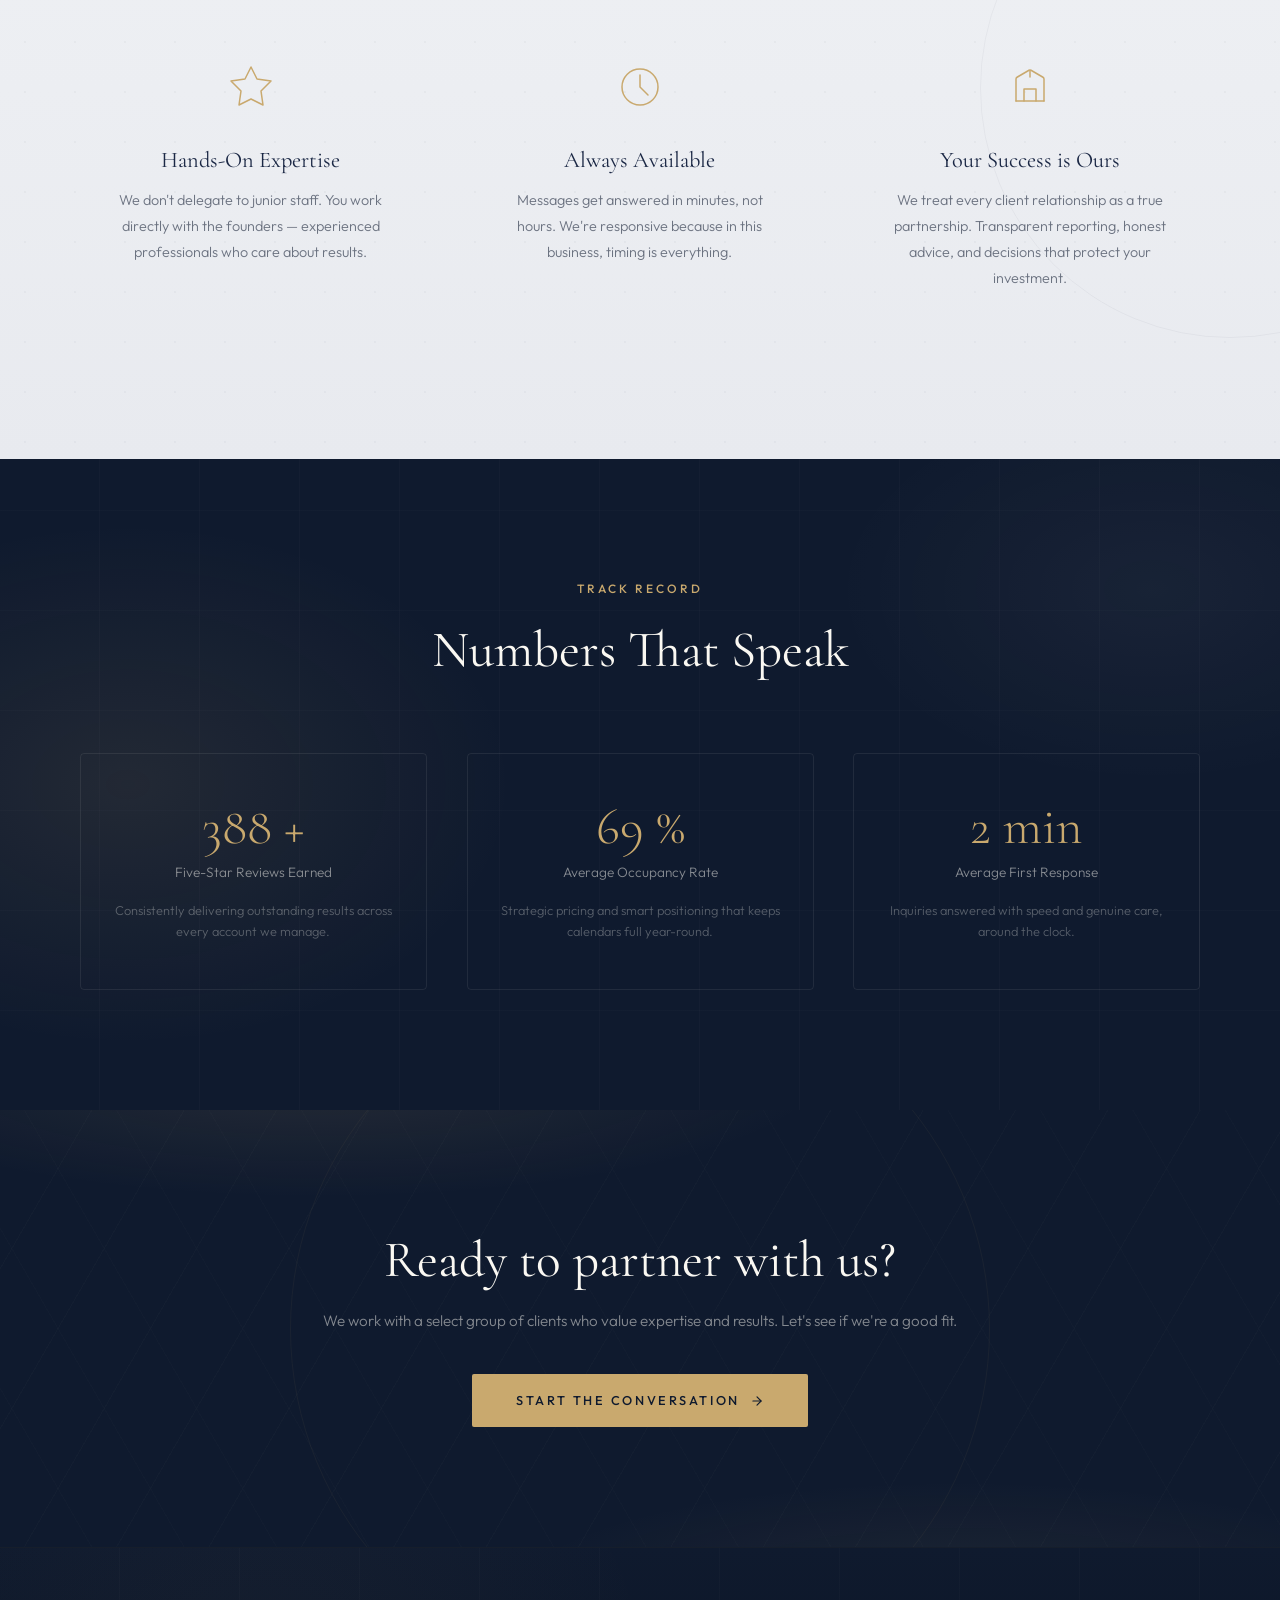
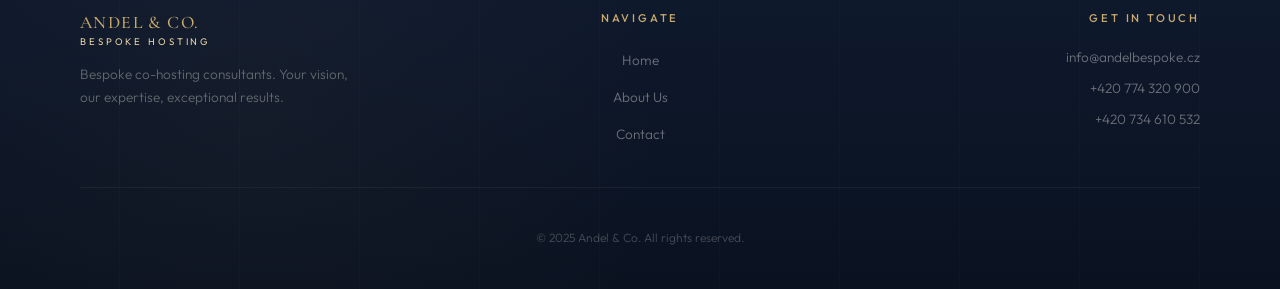
<file: about.html>
<!DOCTYPE html>
<html lang="en">
<head>
  <meta charset="UTF-8">
  <meta name="viewport" content="width=device-width, initial-scale=1.0">
  <title>About — Andel &amp; Co. | Co-Hosting Experts</title>
  <meta name="description" content="Meet the team behind Andel & Co. — experienced co-hosting consultants who deliver results for property owners.">
  <meta property="og:title" content="About — Andel & Co.">
  <meta property="og:description" content="Our story, expertise, and proven track record in bespoke co-hosting consulting.">
  <meta property="og:type" content="website">
  <link rel="icon" type="image/jpeg" href="assets/logo.jpeg">
  <link rel="stylesheet" href="style.css?v=1773233959">

  <!-- Google Analytics -->
  <script async src="https://www.googletagmanager.com/gtag/js?id=G-387162505"></script>
  <script>
    window.dataLayer = window.dataLayer || [];
    function gtag(){dataLayer.push(arguments);}
    gtag('js', new Date());
    gtag('config', 'G-387162505');
  </script>
</head>
<body>

  <!-- ═══ HEADER ═══ -->
  <header class="site-header" id="siteHeader">
    <div class="header-inner">
      <a href="index.html" class="logo-link">
        <img src="assets/logo.jpeg" alt="Andel & Co." class="logo-mark">
        <div class="logo-text">
          ANDEL &amp; CO.
          <span>Bespoke Hosting</span>
        </div>
      </a>

      <button class="menu-toggle" id="menuToggle" aria-label="Toggle navigation">
        <span></span><span></span><span></span>
      </button>

      <nav class="nav-links" id="navLinks">
        <a href="index.html">Home</a>
        <a href="about.html" class="active">About</a>
        <a href="contact.html">Contact</a>
        <a href="contact.html" class="nav-cta">Get in Touch</a>
      </nav>
    </div>
  </header>

  <!-- ═══ PAGE HERO ═══ -->
  <section class="page-hero">
    <div class="hero-bg">
      <img src="assets/founder2-full.jpg" alt="Andel & Co. Team">
    </div>
    <div class="container">
      <div class="section-label reveal">Our Story</div>
      <h1 class="reveal reveal-delay-1">About Andel <span class="ampersand">&amp;</span> Co.</h1>
      <p class="reveal reveal-delay-2">We're not a faceless agency — we're dedicated consultants who personally work with every client.</p>
    </div>
  </section>

  <!-- ═══ STORY ═══ -->
  <section class="story">
    <div class="container">
      <div class="story-grid">
        <div class="story-text reveal-left">
          <div class="section-label">Who We Are</div>
          <h2>Two experts, one <em>shared mission</em></h2>
          <p>
            Andel &amp; Co. was founded by two industry professionals who saw an opportunity to do things differently. While the short-term rental market boomed, the quality of management lagged behind. We stepped in to bridge that gap.
          </p>
          <p>
            With deep expertise in operations, client relations, and revenue strategy, we offer a hands-on, consultative approach to co-hosting. We don't just manage listings — we build successful rental businesses.
          </p>
          <p>
            We keep our client portfolio intentionally small. Why? Because bespoke service demands dedicated attention — and that is precisely what makes us different.
          </p>
          <div class="story-signature">
            <div class="name">Ing. Mohamed Fadhel Hamza &amp; Ing. Matouš Mácha</div>
            <div class="title">Co-Founders, Andel &amp; Co.</div>
          </div>
        </div>
        <div class="intro-visual reveal-right reveal-delay-2">
          <div class="intro-image-frame">
            <img src="assets/founder1-portrait.jpg" alt="Co-Founder">
          </div>
        </div>
      </div>
    </div>
  </section>

  <!-- ═══ PHILOSOPHY ═══ -->
  <section class="philosophy">
    <div class="container">
      <div class="philosophy-header reveal">
        <div class="section-label" style="justify-content:center;">
          <span>Our Approach</span>
        </div>
        <h2>How We Work</h2>
      </div>

      <div class="philosophy-grid">
        <div class="philosophy-card reveal-scale reveal-delay-1">
          <svg class="philosophy-icon" viewBox="0 0 56 56" fill="none" stroke="currentColor" stroke-width="1.5" stroke-linecap="round" stroke-linejoin="round">
            <path d="M28 8l6 12 14 2-10 10 2 14-12-6-12 6 2-14-10-10 14-2z"/>
          </svg>
          <h3>Hands-On Expertise</h3>
          <p>We don't delegate to junior staff. You work directly with the founders — experienced professionals who care about results.</p>
        </div>

        <div class="philosophy-card reveal-scale reveal-delay-2">
          <svg class="philosophy-icon" viewBox="0 0 56 56" fill="none" stroke="currentColor" stroke-width="1.5" stroke-linecap="round" stroke-linejoin="round">
            <circle cx="28" cy="28" r="18"/>
            <path d="M28 16v12l8 8"/>
          </svg>
          <h3>Always Available</h3>
          <p>Messages get answered in minutes, not hours. We're responsive because in this business, timing is everything.</p>
        </div>

        <div class="philosophy-card reveal-scale reveal-delay-3">
          <svg class="philosophy-icon" viewBox="0 0 56 56" fill="none" stroke="currentColor" stroke-width="1.5" stroke-linecap="round" stroke-linejoin="round">
            <path d="M14 42V20a2 2 0 0 1 1-1.73l12-7a2 2 0 0 1 2 0l12 7a2 2 0 0 1 1 1.73v22"/>
            <path d="M14 42h28"/>
            <path d="M22 42V30h12v12"/>
            <path d="M28 12v6"/>
          </svg>
          <h3>Your Success is Ours</h3>
          <p>We treat every client relationship as a true partnership. Transparent reporting, honest advice, and decisions that protect your investment.</p>
        </div>
      </div>
    </div>
  </section>

  <!-- ═══ ACHIEVEMENTS ═══ -->
  <section class="achievements">
    <div class="container">
      <div class="achievements-header reveal">
        <div class="section-label">Track Record</div>
        <h2 style="color:var(--ivory);">Numbers That Speak</h2>
      </div>

      <div class="achievements-grid">
        <div class="achievement-card reveal reveal-delay-1">
          <div class="achievement-number">500+</div>
          <div class="achievement-label">Five-Star Reviews Earned</div>
          <p class="achievement-desc">Consistently delivering outstanding results across every account we manage.</p>
        </div>

        <div class="achievement-card reveal reveal-delay-2">
          <div class="achievement-number">89%</div>
          <div class="achievement-label">Average Occupancy Rate</div>
          <p class="achievement-desc">Strategic pricing and smart positioning that keeps calendars full year-round.</p>
        </div>

        <div class="achievement-card reveal reveal-delay-3">
          <div class="achievement-number">3 min</div>
          <div class="achievement-label">Average First Response</div>
          <p class="achievement-desc">Inquiries answered with speed and genuine care, around the clock.</p>
        </div>
      </div>
    </div>
  </section>

  <!-- ═══ CTA ═══ -->
  <section class="cta-banner">
    <div class="container">
      <div class="reveal">
        <h2>Ready to partner with us?</h2>
        <p>We work with a select group of clients who value expertise and results. Let's see if we're a good fit.</p>
        <a href="contact.html" class="btn-primary">
          Start the Conversation
          <svg width="14" height="14" viewBox="0 0 24 24" fill="none" stroke="currentColor" stroke-width="2" stroke-linecap="round" stroke-linejoin="round"><path d="M5 12h14"/><path d="m12 5 7 7-7 7"/></svg>
        </a>
      </div>
    </div>
  </section>

  <!-- ═══ FOOTER ═══ -->
  <footer class="site-footer">
    <div class="container">
      <div class="footer-inner">
        <div class="footer-brand">
          <div class="logo-text">
            ANDEL &amp; CO.
            <span>Bespoke Hosting</span>
          </div>
          <p>Bespoke co-hosting consultants. Your vision, our expertise, exceptional results.</p>
        </div>

        <nav class="footer-nav">
          <h4>Navigate</h4>
          <ul>
            <li><a href="index.html">Home</a></li>
            <li><a href="about.html">About Us</a></li>
            <li><a href="contact.html">Contact</a></li>
          </ul>
        </nav>

        <div class="footer-contact">
          <h4>Get in Touch</h4>
          <a href="mailto:info@andelbespoke.cz">info@andelbespoke.cz</a>
          <a href="tel:+420774320900">+420 774 320 900</a>
          <a href="tel:+420734610532">+420 734 610 532</a>
        </div>
      </div>

      <div class="footer-bottom">
        <p>&copy; 2025 Andel &amp; Co. All rights reserved.</p>
      </div>
    </div>
  </footer>

  <script src="main.js?v=1773233959"></script>
</body>
</html>
</file>
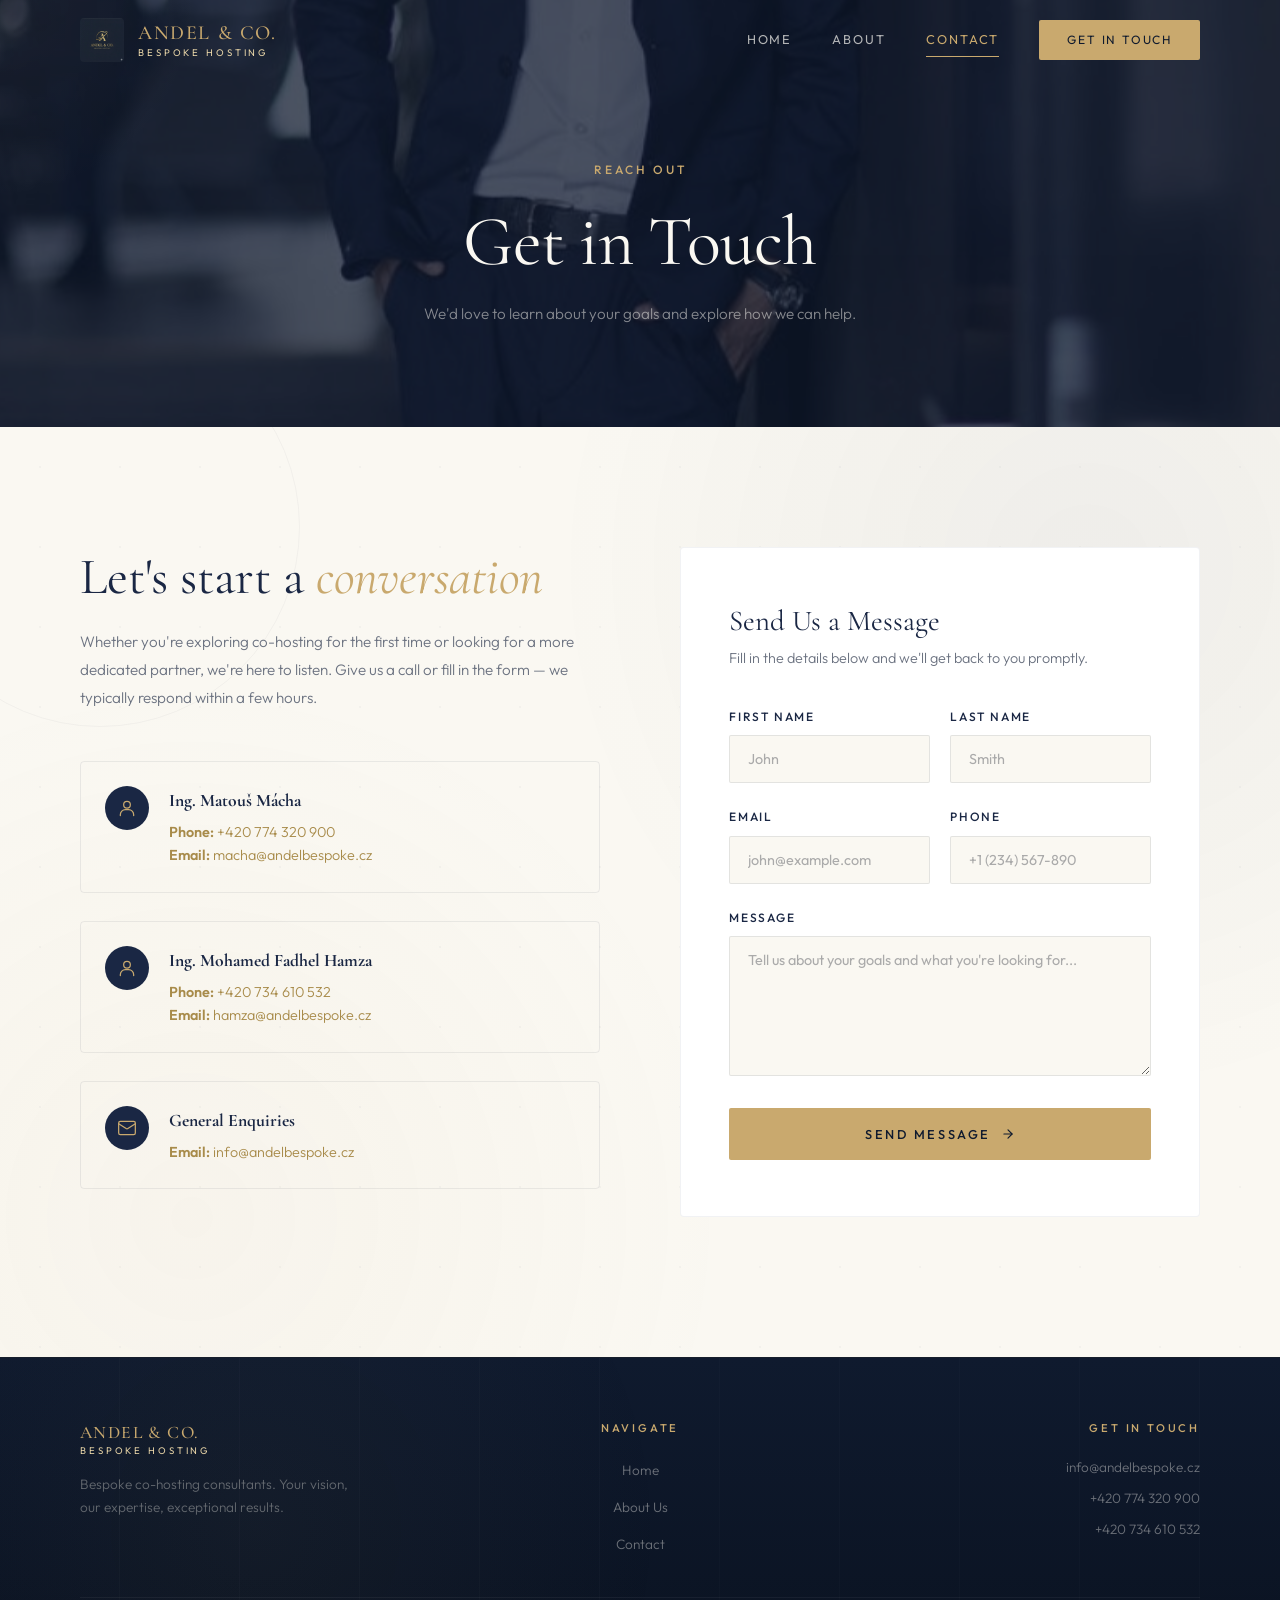
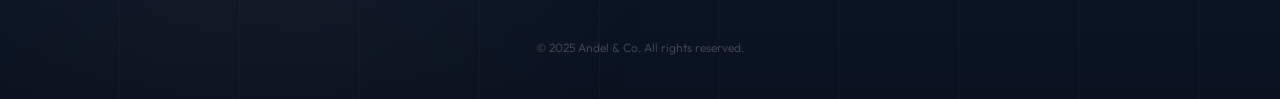
<file: contact.html>
<!DOCTYPE html>
<html lang="en">
<head>
  <meta charset="UTF-8">
  <meta name="viewport" content="width=device-width, initial-scale=1.0">
  <title>Contact — Andel &amp; Co. | Bespoke Co-Hosting</title>
  <meta name="description" content="Get in touch with Andel & Co. to discuss bespoke co-hosting for your short-term rental property. We'd love to hear from you.">
  <meta name="keywords" content="contact co-hosting, rental management inquiry, property management contact">
  <meta property="og:title" content="Contact — Andel & Co.">
  <meta property="og:description" content="Reach out to discuss how we can elevate your rental property.">
  <meta property="og:type" content="website">
  <link rel="icon" type="image/jpeg" href="assets/logo.jpeg">
  <link rel="stylesheet" href="style.css?v=1773233959">

  <!-- Google Analytics -->
  <script async src="https://www.googletagmanager.com/gtag/js?id=G-387162505"></script>
  <script>
    window.dataLayer = window.dataLayer || [];
    function gtag(){dataLayer.push(arguments);}
    gtag('js', new Date());
    gtag('config', 'G-387162505');
  </script>
</head>
<body>

  <!-- ═══ HEADER ═══ -->
  <header class="site-header" id="siteHeader">
    <div class="header-inner">
      <a href="index.html" class="logo-link">
        <img src="assets/logo.jpeg" alt="Andel & Co." class="logo-mark">
        <div class="logo-text">
          ANDEL &amp; CO.
          <span>Bespoke Hosting</span>
        </div>
      </a>

      <button class="menu-toggle" id="menuToggle" aria-label="Toggle navigation">
        <span></span><span></span><span></span>
      </button>

      <nav class="nav-links" id="navLinks">
        <a href="index.html">Home</a>
        <a href="about.html">About</a>
        <a href="contact.html" class="active">Contact</a>
        <a href="contact.html" class="nav-cta">Get in Touch</a>
      </nav>
    </div>
  </header>

  <!-- ═══ PAGE HERO ═══ -->
  <section class="page-hero">
    <div class="hero-bg">
      <img src="assets/founder1-full.jpg" alt="Andel & Co. Team">
    </div>
    <div class="container">
      <div class="section-label reveal">Reach Out</div>
      <h1 class="reveal reveal-delay-1">Get in Touch</h1>
      <p class="reveal reveal-delay-2">We'd love to learn about your goals and explore how we can help.</p>
    </div>
  </section>

  <!-- ═══ CONTACT ═══ -->
  <section class="contact-section">
    <div class="container">
      <div class="contact-grid">

        <!-- Left: Info -->
        <div class="contact-info reveal-left">
          <h2>Let's start a <em>conversation</em></h2>
          <p>
            Whether you're exploring co-hosting for the first time or looking for a more dedicated partner, we're here to listen. Give us a call or fill in the form — we typically respond within a few hours.
          </p>

          <div class="contact-methods">
            <div class="contact-method">
              <div class="contact-method-icon">
                <svg viewBox="0 0 24 24" fill="none" stroke="currentColor" stroke-width="1.5" stroke-linecap="round" stroke-linejoin="round">
                  <circle cx="12" cy="8" r="4"/>
                  <path d="M4 21v-1a6 6 0 0 1 6-6h4a6 6 0 0 1 6 6v1"/>
                </svg>
              </div>
              <div class="contact-method-text">
                <strong>Ing. Matouš Mácha</strong>
                <a href="tel:+420774320900"><span class="contact-label">Phone:</span> +420 774 320 900</a>
                <a href="mailto:macha@andelbespoke.cz"><span class="contact-label">Email:</span> macha@andelbespoke.cz</a>
              </div>
            </div>

            <div class="contact-method">
              <div class="contact-method-icon">
                <svg viewBox="0 0 24 24" fill="none" stroke="currentColor" stroke-width="1.5" stroke-linecap="round" stroke-linejoin="round">
                  <circle cx="12" cy="8" r="4"/>
                  <path d="M4 21v-1a6 6 0 0 1 6-6h4a6 6 0 0 1 6 6v1"/>
                </svg>
              </div>
              <div class="contact-method-text">
                <strong>Ing. Mohamed Fadhel Hamza</strong>
                <a href="tel:+420734610532"><span class="contact-label">Phone:</span> +420 734 610 532</a>
                <a href="mailto:hamza@andelbespoke.cz"><span class="contact-label">Email:</span> hamza@andelbespoke.cz</a>
              </div>
            </div>

            <div class="contact-method">
              <div class="contact-method-icon">
                <svg viewBox="0 0 24 24" fill="none" stroke="currentColor" stroke-width="1.5" stroke-linecap="round" stroke-linejoin="round">
                  <rect x="2" y="4" width="20" height="16" rx="2"/>
                  <path d="m22 7-8.97 5.7a1.94 1.94 0 0 1-2.06 0L2 7"/>
                </svg>
              </div>
              <div class="contact-method-text">
                <strong>General Enquiries</strong>
                <a href="mailto:info@andelbespoke.cz"><span class="contact-label">Email:</span> info@andelbespoke.cz</a>
              </div>
            </div>

          </div>
        </div>

        <!-- Right: Form -->
        <div class="contact-form-wrapper reveal-right reveal-delay-2">
          <h3>Send Us a Message</h3>
          <p>Fill in the details below and we'll get back to you promptly.</p>

          <form id="contactForm">
            <div class="form-row">
              <div class="form-group">
                <label for="firstName">First Name</label>
                <input type="text" id="firstName" name="firstName" placeholder="John" required>
              </div>
              <div class="form-group">
                <label for="lastName">Last Name</label>
                <input type="text" id="lastName" name="lastName" placeholder="Smith">
              </div>
            </div>

            <div class="form-row">
              <div class="form-group">
                <label for="email">Email</label>
                <input type="email" id="email" name="email" placeholder="john@example.com" required>
              </div>
              <div class="form-group">
                <label for="phone">Phone</label>
                <input type="tel" id="phone" name="phone" placeholder="+1 (234) 567-890">
              </div>
            </div>

            <div class="form-group">
              <label for="message">Message</label>
              <textarea id="message" name="message" placeholder="Tell us about your goals and what you're looking for..." required></textarea>
            </div>

            <div class="form-submit">
              <button type="submit" class="btn-primary">
                Send Message
                <svg width="14" height="14" viewBox="0 0 24 24" fill="none" stroke="currentColor" stroke-width="2" stroke-linecap="round" stroke-linejoin="round"><path d="M5 12h14"/><path d="m12 5 7 7-7 7"/></svg>
              </button>
            </div>
          </form>

          <div class="form-success" id="formSuccess">
            <svg viewBox="0 0 48 48" fill="none" stroke="currentColor" stroke-width="2" stroke-linecap="round" stroke-linejoin="round">
              <circle cx="24" cy="24" r="20"/>
              <path d="M16 24l6 6 10-10"/>
            </svg>
            <h3>Message Sent</h3>
            <p>Thank you for reaching out. We'll be in touch shortly.</p>
          </div>
        </div>
      </div>
    </div>
  </section>

  <!-- ═══ FOOTER ═══ -->
  <footer class="site-footer">
    <div class="container">
      <div class="footer-inner">
        <div class="footer-brand">
          <div class="logo-text">
            ANDEL &amp; CO.
            <span>Bespoke Hosting</span>
          </div>
          <p>Bespoke co-hosting consultants. Your vision, our expertise, exceptional results.</p>
        </div>

        <nav class="footer-nav">
          <h4>Navigate</h4>
          <ul>
            <li><a href="index.html">Home</a></li>
            <li><a href="about.html">About Us</a></li>
            <li><a href="contact.html">Contact</a></li>
          </ul>
        </nav>

        <div class="footer-contact">
          <h4>Get in Touch</h4>
          <a href="mailto:info@andelbespoke.cz">info@andelbespoke.cz</a>
          <a href="tel:+420774320900">+420 774 320 900</a>
          <a href="tel:+420734610532">+420 734 610 532</a>
        </div>
      </div>

      <div class="footer-bottom">
        <p>&copy; 2025 Andel &amp; Co. All rights reserved.</p>
      </div>
    </div>
  </footer>

  <script src="main.js?v=1773233959"></script>
</body>
</html>
</file>
<file: style.css>
/* ═══════════════════════════════════════════════════
   ANDEL & CO. — BESPOKE CO-HOSTING CONSULTANTS
   Personal Consulting Portfolio Style
   ═══════════════════════════════════════════════════ */

/* ── Fonts ── */
@import url('https://fonts.googleapis.com/css2?family=Cormorant+Garamond:ital,wght@0,300;0,400;0,500;0,600;0,700;1,300;1,400;1,500&family=Outfit:wght@300;400;500;600&display=swap');

/* ── Custom Properties ── */
:root {
  --navy:        #1a2744;
  --navy-deep:   #0f1a2e;
  --navy-light:  #243352;
  --ivory:       #faf8f2;
  --ivory-warm:  #f5f0e6;
  --gold:        #c9a96e;
  --gold-light:  #ddc08a;
  --gold-pale:   #e8d5a8;
  --gold-dark:   #a88b4a;
  --charcoal:    #2c2c2c;
  --text-muted:  #6b7280;
  --white:       #ffffff;

  --font-display: 'Cormorant Garamond', 'Georgia', serif;
  --font-body:    'Outfit', 'Helvetica Neue', sans-serif;

  --ease-out-expo: cubic-bezier(0.16, 1, 0.3, 1);
  --header-h: 80px;
}

/* ── Reset & Base ── */
*, *::before, *::after { box-sizing: border-box; margin: 0; padding: 0; }

html {
  scroll-behavior: smooth;
  -webkit-font-smoothing: antialiased;
  -moz-osx-font-smoothing: grayscale;
}

body {
  font-family: var(--font-body);
  font-weight: 300;
  color: var(--charcoal);
  background: var(--ivory);
  line-height: 1.7;
  font-size: 16px;
  overflow-x: hidden;
}

img { max-width: 100%; height: auto; display: block; }
a { text-decoration: none; color: inherit; transition: color 0.3s ease; }
ul { list-style: none; }

::selection {
  background: var(--gold);
  color: var(--navy-deep);
}

/* ── Typography ── */
h1, h2, h3, h4, h5 {
  font-family: var(--font-display);
  font-weight: 400;
  line-height: 1.2;
  color: var(--navy);
}

h1 { font-size: clamp(2.8rem, 5.5vw, 4.8rem); letter-spacing: -0.01em; }
h2 { font-size: clamp(2rem, 4vw, 3.2rem); }
h3 { font-size: clamp(1.4rem, 2.5vw, 1.8rem); }

p {
  font-size: clamp(0.95rem, 1.1vw, 1.05rem);
  color: var(--text-muted);
  max-width: 640px;
}

.section-label {
  font-family: var(--font-body);
  font-size: 0.75rem;
  font-weight: 500;
  letter-spacing: 0.25em;
  text-transform: uppercase;
  color: var(--gold);
  display: flex;
  align-items: center;
  gap: 12px;
  margin-bottom: 20px;
}

.section-label::before {
  content: '';
  width: 40px;
  height: 1px;
  background: var(--gold);
}

/* ── Utility ── */
.container {
  max-width: 1200px;
  margin: 0 auto;
  padding: 0 40px;
}

/* ── Scroll Progress Bar ── */
.scroll-progress {
  position: fixed;
  top: 0;
  left: 0;
  height: 3px;
  width: 0;
  background: linear-gradient(90deg, var(--gold), var(--gold-light), var(--gold));
  z-index: 10000;
  transition: width 0.1s linear;
  box-shadow: 0 0 10px rgba(201, 169, 110, 0.5);
}

/* ── Cursor Glow ── */
.cursor-glow {
  position: fixed;
  width: 400px;
  height: 400px;
  border-radius: 50%;
  background: radial-gradient(circle, rgba(201, 169, 110, 0.06) 0%, transparent 70%);
  pointer-events: none;
  z-index: 9998;
  transform: translate(-50%, -50%);
  mix-blend-mode: screen;
}

/* ── Scroll Reveal — Multiple Directions ── */
.reveal {
  opacity: 0;
  transform: translateY(40px);
  transition: opacity 0.8s var(--ease-out-expo), transform 0.8s var(--ease-out-expo);
}

.reveal-left {
  opacity: 0;
  transform: translateX(-60px);
  transition: opacity 0.8s var(--ease-out-expo), transform 0.8s var(--ease-out-expo);
}

.reveal-right {
  opacity: 0;
  transform: translateX(60px);
  transition: opacity 0.8s var(--ease-out-expo), transform 0.8s var(--ease-out-expo);
}

.reveal-scale {
  opacity: 0;
  transform: scale(0.9);
  transition: opacity 0.8s var(--ease-out-expo), transform 0.8s var(--ease-out-expo);
}

.reveal-rotate {
  opacity: 0;
  transform: translateY(30px) rotate(2deg);
  transition: opacity 0.8s var(--ease-out-expo), transform 0.8s var(--ease-out-expo);
}

.reveal.visible,
.reveal-left.visible,
.reveal-right.visible,
.reveal-scale.visible,
.reveal-rotate.visible {
  opacity: 1;
  transform: translateY(0) translateX(0) scale(1) rotate(0deg);
}

.reveal-delay-1 { transition-delay: 0.15s; }
.reveal-delay-2 { transition-delay: 0.3s; }
.reveal-delay-3 { transition-delay: 0.45s; }
.reveal-delay-4 { transition-delay: 0.6s; }

/* ── Section Label Animate ── */
.section-label::before {
  width: 0;
  transition: width 0.8s var(--ease-out-expo) 0.3s;
}

.section-label.label-animate::before {
  width: 40px;
}

/* ── Hero Particles ── */
.hero-particles {
  position: absolute;
  inset: 0;
  z-index: 1;
  pointer-events: none;
  overflow: hidden;
}

.hero-particle {
  position: absolute;
  background: rgba(201, 169, 110, 0.3);
  border-radius: 50%;
  animation: particleFloat linear infinite;
}

@keyframes particleFloat {
  0% { transform: translateY(0) translateX(0); opacity: 0; }
  10% { opacity: 1; }
  90% { opacity: 1; }
  100% { transform: translateY(-100vh) translateX(30px); opacity: 0; }
}

/* ── Word Animation for Hero Title ── */
.word-anim {
  display: inline-block;
  opacity: 0;
  transform: translateY(40px);
  animation: wordReveal 0.8s var(--ease-out-expo) forwards;
}

@keyframes wordReveal {
  to {
    opacity: 1;
    transform: translateY(0);
  }
}

/* ── Image Reveal Effect ── */
.team-card-photo,
.intro-image-frame {
  position: relative;
  overflow: hidden;
}

.team-card-photo::after,
.intro-image-frame::after {
  content: '';
  position: absolute;
  inset: 0;
  background: var(--navy);
  transform-origin: left;
  transition: transform 1s var(--ease-out-expo);
  z-index: 5;
}

.team-card-photo.image-revealed::after,
.intro-image-frame.image-revealed::after {
  transform: scaleX(0);
  transform-origin: right;
}

/* ── Service Detail Stagger ── */
.service-detail {
  opacity: 0;
  transform: translateY(20px);
  transition: opacity 0.6s var(--ease-out-expo), transform 0.6s var(--ease-out-expo), box-shadow 0.4s var(--ease-out-expo);
}

.service-detail.detail-visible {
  opacity: 1;
  transform: translateY(0);
}

/* ── Card Interactive Tilt ── */
.hero-card,
.service-detail,
.testimonial-card,
.philosophy-card,
.achievement-card {
  transition: transform 0.15s ease, box-shadow 0.4s ease;
  will-change: transform;
}

/* ── Buttons ── */
.btn-primary {
  display: inline-flex;
  align-items: center;
  gap: 10px;
  font-family: var(--font-body);
  font-size: 0.8rem;
  font-weight: 500;
  letter-spacing: 0.2em;
  text-transform: uppercase;
  color: var(--navy-deep);
  background: var(--gold);
  padding: 16px 44px;
  border: none;
  border-radius: 2px;
  cursor: pointer;
  transition: background 0.3s ease, transform 0.2s ease, box-shadow 0.3s ease;
}

.btn-primary:hover {
  background: var(--gold-light);
  transform: translateY(-2px);
  box-shadow: 0 8px 32px rgba(201, 169, 110, 0.25);
}

/* ═══════════════════════════════════════════════════
   HEADER / NAVIGATION
   ═══════════════════════════════════════════════════ */

.site-header {
  position: fixed;
  top: 0;
  left: 0;
  right: 0;
  z-index: 1000;
  height: var(--header-h);
  display: flex;
  align-items: center;
  transition: background 0.4s ease, box-shadow 0.4s ease, height 0.4s ease;
}

.site-header.scrolled {
  background: rgba(26, 39, 68, 0.97);
  backdrop-filter: blur(12px);
  box-shadow: 0 2px 40px rgba(0, 0, 0, 0.15);
  height: 68px;
}

.header-inner {
  display: flex;
  align-items: center;
  justify-content: space-between;
  width: 100%;
  max-width: 1200px;
  margin: 0 auto;
  padding: 0 40px;
}

.logo-link {
  display: flex;
  align-items: center;
  gap: 14px;
}

.logo-mark {
  width: 44px;
  height: 44px;
  border-radius: 4px;
  object-fit: cover;
}

.logo-text {
  font-family: var(--font-display);
  font-size: 1.25rem;
  font-weight: 500;
  color: var(--gold);
  letter-spacing: 0.08em;
  line-height: 1.2;
}

.logo-text span {
  display: block;
  font-family: var(--font-body);
  font-size: 0.6rem;
  font-weight: 400;
  letter-spacing: 0.3em;
  color: var(--gold-pale);
  text-transform: uppercase;
  margin-top: 2px;
}

.nav-links {
  display: flex;
  align-items: center;
  gap: 40px;
}

.nav-links a {
  font-family: var(--font-body);
  font-size: 0.8rem;
  font-weight: 400;
  letter-spacing: 0.15em;
  text-transform: uppercase;
  color: rgba(250, 248, 242, 0.7);
  position: relative;
  padding: 4px 0;
  transition: color 0.3s ease;
}

.nav-links a::after {
  content: '';
  position: absolute;
  bottom: -2px;
  left: 0;
  width: 0;
  height: 1px;
  background: var(--gold);
  transition: width 0.4s var(--ease-out-expo);
}

.nav-links a:hover,
.nav-links a.active {
  color: var(--gold);
}

.nav-links a:hover::after,
.nav-links a.active::after {
  width: 100%;
}

.nav-cta {
  font-size: 0.75rem !important;
  letter-spacing: 0.15em !important;
  color: var(--navy-deep) !important;
  background: var(--gold);
  padding: 10px 28px !important;
  border-radius: 2px;
  transition: background 0.3s ease, transform 0.2s ease !important;
}

.nav-cta::after { display: none !important; }

.nav-cta:hover {
  background: var(--gold-light) !important;
  color: var(--navy-deep) !important;
  transform: translateY(-1px);
}

/* Mobile menu toggle */
.menu-toggle {
  display: none;
  flex-direction: column;
  gap: 6px;
  background: none;
  border: none;
  cursor: pointer;
  padding: 8px;
  z-index: 1001;
}

.menu-toggle span {
  width: 26px;
  height: 1.5px;
  background: var(--ivory);
  transition: all 0.3s ease;
  display: block;
}

.menu-toggle.open span:nth-child(1) {
  transform: rotate(45deg) translate(5px, 5px);
}
.menu-toggle.open span:nth-child(2) {
  opacity: 0;
}
.menu-toggle.open span:nth-child(3) {
  transform: rotate(-45deg) translate(5px, -5px);
}

/* ═══════════════════════════════════════════════════
   HERO — Full-Screen Photo
   ═══════════════════════════════════════════════════ */

.hero {
  position: relative;
  min-height: 100vh;
  display: flex;
  flex-direction: column;
  justify-content: center;
  align-items: center;
  background: var(--navy-deep);
  overflow: hidden;
  padding-top: var(--header-h);
  padding-bottom: 160px;
}

.hero-bg {
  position: absolute;
  inset: 0;
  z-index: 0;
}

.hero-bg img {
  width: 100%;
  height: 100%;
  object-fit: cover;
  object-position: center;
  transform: scale(1.1);
  will-change: transform;
}

/* Dark overlay so text reads on any photo */
.hero-bg::after {
  content: '';
  position: absolute;
  inset: 0;
  background: linear-gradient(
    to bottom,
    rgba(15, 26, 46, 0.3) 0%,
    rgba(15, 26, 46, 0.1) 40%,
    rgba(15, 26, 46, 0.5) 70%,
    rgba(15, 26, 46, 0.85) 100%
  );
}

/* Hero logo banner — centered */
.hero-branding {
  position: relative;
  z-index: 2;
  text-align: center;
  opacity: 0;
  animation: fadeUp 1s var(--ease-out-expo) 0.4s forwards;
}

.hero-branding img {
  width: 140px;
  height: 140px;
  border-radius: 8px;
  margin: 0 auto 24px;
}

.hero-branding h1 {
  color: var(--ivory);
  font-weight: 300;
  margin-bottom: 8px;
  text-shadow: 0 2px 20px rgba(0,0,0,0.3);
}

.hero-branding h1 .ampersand {
  font-style: italic;
  color: var(--gold);
}

.hero-branding .hero-tagline {
  font-family: var(--font-body);
  font-size: 0.8rem;
  font-weight: 400;
  letter-spacing: 0.35em;
  text-transform: uppercase;
  color: var(--gold);
}

.hero-subtitle {
  font-family: var(--font-body);
  font-size: clamp(1rem, 1.3vw, 1.15rem);
  font-weight: 300;
  color: rgba(250, 248, 242, 0.7);
  max-width: 520px;
  margin: 16px auto 0;
  line-height: 1.7;
  letter-spacing: 0.02em;
}

@keyframes fadeUp {
  to { opacity: 1; }
}

/* CTA button on hero */
.hero-cta-wrap {
  position: relative;
  z-index: 2;
  text-align: center;
  margin-top: 32px;
  opacity: 0;
  animation: fadeUp 1s var(--ease-out-expo) 0.8s forwards;
}

.hero-cta {
  display: inline-flex;
  align-items: center;
  gap: 12px;
  font-family: var(--font-body);
  font-size: 0.8rem;
  font-weight: 500;
  letter-spacing: 0.2em;
  text-transform: uppercase;
  color: var(--navy-deep);
  background: var(--gold);
  padding: 16px 44px;
  border-radius: 2px;
  transition: background 0.3s ease, transform 0.2s ease, box-shadow 0.3s ease;
}

.hero-cta:hover {
  background: var(--gold-light);
  transform: translateY(-2px);
  box-shadow: 0 8px 32px rgba(201, 169, 110, 0.25);
}

.hero-cta svg {
  width: 14px;
  height: 14px;
  transition: transform 0.3s ease;
}

.hero-cta:hover svg {
  transform: translateX(3px);
}

/* ── Overlay Cards at bottom of hero ── */
.hero-cards {
  position: absolute;
  bottom: -80px;
  left: 50%;
  transform: translateX(-50%);
  z-index: 3;
  display: grid;
  grid-template-columns: repeat(3, 1fr);
  gap: 0;
  max-width: 1100px;
  width: calc(100% - 80px);
  padding: 0;
}

.hero-card {
  background: var(--white);
  padding: 40px 32px 36px;
  text-align: center;
  border: 1px solid rgba(26, 39, 68, 0.06);
  transition: box-shadow 0.4s ease, transform 0.3s ease;
  opacity: 0;
  animation: cardIn 0.8s var(--ease-out-expo) forwards;
}

.hero-card:nth-child(1) { animation-delay: 0.6s; }
.hero-card:nth-child(2) { animation-delay: 0.75s; border-left: none; border-right: none; border-color: rgba(26, 39, 68, 0.06); }
.hero-card:nth-child(3) { animation-delay: 0.9s; }

@keyframes cardIn {
  from { opacity: 0; transform: translateY(30px); }
  to { opacity: 1; transform: translateY(0); }
}

.hero-card:hover {
  box-shadow: 0 12px 40px rgba(26, 39, 68, 0.08);
  transform: translateY(-4px);
}

.hero-card-icon {
  width: 48px;
  height: 48px;
  margin: 0 auto 20px;
  color: var(--gold);
}

.hero-card h3 {
  font-size: 1.3rem;
  margin-bottom: 10px;
  color: var(--navy);
}

.hero-card p {
  font-size: 0.88rem;
  color: var(--text-muted);
  line-height: 1.65;
  max-width: none;
  margin: 0;
}

/* ═══════════════════════════════════════════════════
   SERVICES SECTION
   ═══════════════════════════════════════════════════ */

.services {
  padding: 140px 0 120px;
  background: var(--ivory);
  position: relative;
  overflow: hidden;
}

.services::before {
  content: '';
  position: absolute;
  inset: 0;
  background:
    radial-gradient(circle at 0% 0%, rgba(26, 39, 68, 0.06) 0%, transparent 40%),
    radial-gradient(circle at 100% 100%, rgba(201, 169, 110, 0.06) 0%, transparent 40%),
    radial-gradient(circle 2px at 40px 40px, rgba(26, 39, 68, 0.04) 1px, transparent 1px);
  background-size: 100% 100%, 100% 100%, 80px 80px;
  pointer-events: none;
}

.services::after {
  content: '';
  position: absolute;
  top: -200px;
  right: -200px;
  width: 600px;
  height: 600px;
  border: 1px solid rgba(26, 39, 68, 0.04);
  border-radius: 50%;
  pointer-events: none;
}

.services-header {
  text-align: center;
  margin-bottom: 72px;
}

.services-header .section-label {
  justify-content: center;
}

.services-header .section-label::before { display: none; }

.services-header h2 {
  margin-bottom: 16px;
}

.services-header p {
  margin: 0 auto;
}

/* Service Categories */
.service-category {
  margin-bottom: 56px;
  padding-bottom: 56px;
  border-bottom: 1px solid rgba(26, 39, 68, 0.06);
}

.service-category:last-child {
  margin-bottom: 0;
  padding-bottom: 0;
  border-bottom: none;
}

.service-category-header {
  display: flex;
  align-items: flex-start;
  gap: 24px;
  margin-bottom: 36px;
}

.service-cat-number {
  font-family: var(--font-display);
  font-size: 2.4rem;
  font-weight: 300;
  color: var(--gold);
  line-height: 1;
  opacity: 0.5;
  min-width: 48px;
}

.service-category-header h3 {
  font-size: 1.6rem;
  margin-bottom: 4px;
}

.service-cat-subtitle {
  font-size: 0.9rem;
  color: var(--text-muted);
  max-width: none;
}

.service-details-grid {
  display: grid;
  grid-template-columns: repeat(3, 1fr);
  gap: 32px;
  padding-left: 72px;
}

.service-detail {
  padding: 32px 28px;
  background: var(--white);
  border: 1px solid rgba(26, 39, 68, 0.06);
  border-radius: 4px;
  transition: all 0.4s var(--ease-out-expo);
}

.service-detail:hover {
  box-shadow: 0 12px 40px rgba(26, 39, 68, 0.06);
  transform: translateY(-3px);
}

.service-detail-icon {
  width: 28px;
  height: 28px;
  margin-bottom: 16px;
  color: var(--gold);
}

.service-detail h4 {
  font-family: var(--font-display);
  font-size: 1.15rem;
  font-weight: 500;
  color: var(--navy);
  margin-bottom: 10px;
  line-height: 1.3;
}

.service-detail p {
  color: var(--text-muted);
  font-size: 0.85rem;
  line-height: 1.75;
  max-width: none;
}

/* ═══════════════════════════════════════════════════
   STATS BAR
   ═══════════════════════════════════════════════════ */

.stats {
  padding: 80px 0;
  background: var(--navy);
  position: relative;
  overflow: hidden;
}

.stats::before {
  content: '';
  position: absolute;
  inset: 0;
  background:
    linear-gradient(135deg, rgba(201, 169, 110, 0.1) 0%, transparent 30%),
    linear-gradient(315deg, rgba(201, 169, 110, 0.06) 0%, transparent 30%),
    repeating-linear-gradient(90deg, transparent, transparent 119px, rgba(250, 248, 242, 0.03) 119px, rgba(250, 248, 242, 0.03) 120px);
  pointer-events: none;
}

.stats::after {
  content: '';
  position: absolute;
  bottom: -100px;
  left: 50%;
  transform: translateX(-50%);
  width: 800px;
  height: 200px;
  background: radial-gradient(ellipse, rgba(201, 169, 110, 0.08) 0%, transparent 70%);
  pointer-events: none;
}

.stats-grid {
  display: grid;
  grid-template-columns: repeat(4, 1fr);
  gap: 40px;
  text-align: center;
}

.stat-item {
  position: relative;
}

.stat-item:not(:last-child)::after {
  content: '';
  position: absolute;
  top: 10%;
  right: 0;
  height: 80%;
  width: 1px;
  background: rgba(250, 248, 242, 0.08);
}

.stat-number {
  font-family: var(--font-display);
  font-size: clamp(2.4rem, 4vw, 3.2rem);
  font-weight: 300;
  color: var(--gold);
  line-height: 1;
  margin-bottom: 8px;
  font-variant-numeric: tabular-nums;
}

.stat-label {
  font-family: var(--font-body);
  font-size: 0.75rem;
  font-weight: 400;
  letter-spacing: 0.2em;
  text-transform: uppercase;
  color: rgba(250, 248, 242, 0.4);
}

/* ═══════════════════════════════════════════════════
   CASE STUDIES
   ═══════════════════════════════════════════════════ */

.case-studies {
  padding: 120px 0;
  background: #f5f7fa;
  position: relative;
  overflow: hidden;
}

.case-studies::before {
  content: '';
  position: absolute;
  inset: 0;
  background:
    linear-gradient(180deg, rgba(26, 39, 68, 0.03) 0%, transparent 30%, rgba(26, 39, 68, 0.02) 100%),
    radial-gradient(circle 1.5px at 30px 30px, rgba(26, 39, 68, 0.04) 1px, transparent 1px);
  background-size: 100% 100%, 60px 60px;
  pointer-events: none;
}

.case-studies::after {
  content: '';
  position: absolute;
  top: -150px;
  left: -150px;
  width: 500px;
  height: 500px;
  border: 1px solid rgba(26, 39, 68, 0.04);
  border-radius: 50%;
  pointer-events: none;
}

.case-studies-header {
  text-align: center;
  margin-bottom: 72px;
}

.case-studies-header .section-label::before { display: none; }

.case-studies-header h2 { margin-bottom: 16px; }
.case-studies-header p { margin: 0 auto; }

.case-studies-grid {
  display: grid;
  grid-template-columns: repeat(3, 1fr);
  gap: 32px;
}

/* Case Card */
.case-card {
  background: var(--white);
  border: 1px solid rgba(26, 39, 68, 0.06);
  border-radius: 6px;
  overflow: hidden;
  transition: box-shadow 0.4s ease, transform 0.3s ease;
}

.case-card:hover {
  box-shadow: 0 20px 60px rgba(26, 39, 68, 0.08);
  transform: translateY(-4px);
}

.case-card-header {
  padding: 32px 32px 20px;
  border-bottom: 1px solid rgba(26, 39, 68, 0.06);
}

.case-tag {
  display: inline-block;
  font-family: var(--font-body);
  font-size: 0.65rem;
  font-weight: 500;
  letter-spacing: 0.2em;
  text-transform: uppercase;
  color: var(--gold-dark);
  background: rgba(201, 169, 110, 0.1);
  padding: 5px 14px;
  border-radius: 20px;
  margin-bottom: 12px;
}

.case-card-header h3 {
  font-size: 1.4rem;
  margin-bottom: 6px;
}

.case-location {
  display: flex;
  align-items: center;
  gap: 6px;
  font-size: 0.85rem;
  color: var(--text-muted);
  max-width: none;
}

.case-location svg {
  color: var(--gold);
  flex-shrink: 0;
}

/* Situation */
.case-situation {
  padding: 20px 32px;
  background: rgba(26, 39, 68, 0.02);
}

.case-label {
  display: inline-block;
  font-family: var(--font-body);
  font-size: 0.65rem;
  font-weight: 600;
  letter-spacing: 0.15em;
  text-transform: uppercase;
  color: var(--navy);
  margin-bottom: 6px;
}

.case-situation p {
  font-size: 0.85rem;
  color: var(--text-muted);
  line-height: 1.7;
  max-width: none;
  margin: 0;
}

/* Metrics */
.case-metrics {
  padding: 24px 32px;
  display: flex;
  flex-direction: column;
  gap: 16px;
}

.case-metric {
  display: flex;
  align-items: center;
  justify-content: space-between;
  padding-bottom: 16px;
  border-bottom: 1px solid rgba(26, 39, 68, 0.05);
}

.case-metric:last-child {
  border-bottom: none;
  padding-bottom: 0;
}

.case-metric-label {
  font-family: var(--font-body);
  font-size: 0.8rem;
  font-weight: 400;
  color: var(--text-muted);
  letter-spacing: 0.03em;
}

.case-metric-values {
  display: flex;
  align-items: center;
  gap: 10px;
}

.case-metric-values svg {
  color: var(--gold);
  flex-shrink: 0;
}

.case-before {
  font-family: var(--font-display);
  font-size: 1.1rem;
  font-weight: 400;
  color: #b0b5bf;
  text-decoration: line-through;
  text-decoration-color: rgba(176, 181, 191, 0.4);
}

.case-after {
  font-family: var(--font-display);
  font-size: 1.3rem;
  font-weight: 500;
  color: var(--navy);
}

/* Result */
.case-result {
  padding: 20px 32px;
  background: var(--navy);
  display: flex;
  align-items: center;
  justify-content: space-between;
  gap: 16px;
}

.case-uplift {
  font-family: var(--font-display);
  font-size: 1.15rem;
  font-weight: 500;
  color: var(--gold);
  white-space: nowrap;
}

.case-detail {
  font-size: 0.75rem;
  color: rgba(250, 248, 242, 0.45);
  text-align: right;
  line-height: 1.5;
}

/* ═══════════════════════════════════════════════════
   CTA BANNER
   ═══════════════════════════════════════════════════ */

.cta-banner {
  padding: 120px 0;
  background: var(--navy-deep);
  text-align: center;
  position: relative;
  overflow: hidden;
}

.cta-banner::before {
  content: '';
  position: absolute;
  inset: 0;
  background:
    radial-gradient(ellipse 80% 60% at 25% -10%, rgba(201, 169, 110, 0.12) 0%, transparent 50%),
    radial-gradient(ellipse 70% 50% at 75% 110%, rgba(201, 169, 110, 0.08) 0%, transparent 50%),
    repeating-linear-gradient(120deg, transparent, transparent 79px, rgba(250, 248, 242, 0.015) 79px, rgba(250, 248, 242, 0.015) 80px),
    repeating-linear-gradient(60deg, transparent, transparent 79px, rgba(250, 248, 242, 0.01) 79px, rgba(250, 248, 242, 0.01) 80px);
}

.cta-banner::after {
  content: '';
  position: absolute;
  top: 50%;
  left: 50%;
  transform: translate(-50%, -50%);
  width: 700px;
  height: 700px;
  border: 1px solid rgba(201, 169, 110, 0.06);
  border-radius: 50%;
  pointer-events: none;
}

.cta-banner h2 {
  color: var(--ivory);
  margin-bottom: 16px;
  position: relative;
}

.cta-banner p {
  color: rgba(250, 248, 242, 0.5);
  margin: 0 auto 40px;
  position: relative;
}

/* ═══════════════════════════════════════════════════
   TEAM SECTION
   ═══════════════════════════════════════════════════ */

.team-section {
  padding: 120px 0;
  background: var(--white);
  position: relative;
  overflow: hidden;
}

.team-section::before {
  content: '';
  position: absolute;
  inset: 0;
  background:
    linear-gradient(160deg, #f0f2f5 0%, var(--white) 40%, #f0f2f5 100%),
    repeating-linear-gradient(45deg, transparent, transparent 39px, rgba(26, 39, 68, 0.015) 39px, rgba(26, 39, 68, 0.015) 40px);
  pointer-events: none;
}

.team-section::after {
  content: '';
  position: absolute;
  bottom: -200px;
  right: -100px;
  width: 500px;
  height: 500px;
  border: 1px solid rgba(26, 39, 68, 0.04);
  border-radius: 50%;
  pointer-events: none;
}

.team-header {
  text-align: center;
  margin-bottom: 64px;
}

.team-header h2 {
  margin-bottom: 16px;
}

.team-cards {
  display: flex;
  flex-direction: column;
  gap: 48px;
}

.team-card {
  display: grid;
  grid-template-columns: 1fr 1fr;
  gap: 56px;
  align-items: center;
}

.team-card.reverse {
  direction: rtl;
}

.team-card.reverse > * {
  direction: ltr;
}

.team-card-photo {
  border-radius: 6px;
  overflow: hidden;
  box-shadow: 0 12px 40px rgba(26, 39, 68, 0.1);
  aspect-ratio: 2 / 3;
}

.team-card-photo img {
  width: 100%;
  height: 100%;
  object-fit: cover;
  object-position: top center;
  transition: transform 0.6s var(--ease-out-expo);
}

.team-card:hover .team-card-photo img {
  transform: scale(1.03);
}

.team-card-info h3 {
  font-size: 1.6rem;
  margin-bottom: 6px;
}

.team-role {
  font-size: 0.85rem;
  font-weight: 500;
  color: var(--gold-dark);
  letter-spacing: 0.05em;
  text-transform: uppercase;
  max-width: none;
  margin-bottom: 20px;
}

.team-bio {
  font-size: 0.95rem;
  color: var(--text-muted);
  line-height: 1.8;
  max-width: 440px;
}

/* ═══════════════════════════════════════════════════
   FOOTER
   ═══════════════════════════════════════════════════ */

.site-footer {
  background: linear-gradient(180deg, var(--navy-deep) 0%, #0a1220 100%);
  border-top: 1px solid rgba(250, 248, 242, 0.05);
  padding: 64px 0 40px;
  position: relative;
  overflow: hidden;
}

.site-footer::before {
  content: '';
  position: absolute;
  inset: 0;
  background:
    radial-gradient(circle at 20% 50%, rgba(201, 169, 110, 0.04) 0%, transparent 40%),
    repeating-linear-gradient(90deg, transparent, transparent 119px, rgba(250, 248, 242, 0.015) 119px, rgba(250, 248, 242, 0.015) 120px);
  pointer-events: none;
}

.footer-inner {
  display: grid;
  grid-template-columns: 1fr auto 1fr;
  gap: 40px;
  align-items: start;
}

.footer-brand .logo-text {
  font-size: 1.1rem;
  margin-bottom: 16px;
}

.footer-brand p {
  color: rgba(250, 248, 242, 0.35);
  font-size: 0.85rem;
  max-width: 280px;
  line-height: 1.7;
}

.footer-nav {
  text-align: center;
}

.footer-nav h4 {
  font-family: var(--font-body);
  font-size: 0.7rem;
  font-weight: 500;
  letter-spacing: 0.25em;
  text-transform: uppercase;
  color: var(--gold);
  margin-bottom: 20px;
}

.footer-nav ul {
  display: flex;
  flex-direction: column;
  gap: 10px;
}

.footer-nav a {
  font-size: 0.85rem;
  color: rgba(250, 248, 242, 0.4);
  transition: color 0.3s ease;
}

.footer-nav a:hover { color: var(--gold); }

.footer-contact {
  text-align: right;
}

.footer-contact h4 {
  font-family: var(--font-body);
  font-size: 0.7rem;
  font-weight: 500;
  letter-spacing: 0.25em;
  text-transform: uppercase;
  color: var(--gold);
  margin-bottom: 20px;
}

.footer-contact a {
  display: block;
  font-size: 0.85rem;
  color: rgba(250, 248, 242, 0.4);
  margin-bottom: 8px;
  transition: color 0.3s ease;
}

.footer-contact a:hover { color: var(--gold); }

.footer-bottom {
  text-align: center;
  padding-top: 40px;
  margin-top: 40px;
  border-top: 1px solid rgba(250, 248, 242, 0.05);
}

.footer-bottom p {
  font-size: 0.75rem;
  color: rgba(250, 248, 242, 0.25);
  margin: 0 auto;
}

/* ═══════════════════════════════════════════════════
   ABOUT PAGE
   ═══════════════════════════════════════════════════ */

.page-hero {
  position: relative;
  padding: 160px 0 100px;
  background: var(--navy-deep);
  text-align: center;
  overflow: hidden;
}

.page-hero .hero-bg {
  position: absolute;
  inset: 0;
  z-index: 0;
}

.page-hero .hero-bg img {
  width: 100%;
  height: 100%;
  object-fit: cover;
  transform: scale(1.1);
  will-change: transform;
}

.page-hero .hero-bg::after {
  content: '';
  position: absolute;
  inset: 0;
  background: rgba(15, 26, 46, 0.75);
}

.page-hero .container {
  position: relative;
  z-index: 2;
}

.page-hero .section-label {
  justify-content: center;
}

.page-hero .section-label::before { display: none; }

.page-hero h1 {
  color: var(--ivory);
  margin-bottom: 16px;
}

.page-hero h1 .ampersand {
  font-style: italic;
  color: var(--gold);
}

.page-hero p {
  color: rgba(250, 248, 242, 0.5);
  margin: 0 auto;
}

/* Story section */
.story {
  padding: 120px 0;
}

.story-grid {
  display: grid;
  grid-template-columns: 1fr 1fr;
  gap: 80px;
  align-items: center;
}

.story-text h2 {
  margin-bottom: 24px;
}

.story-text h2 em {
  font-style: italic;
  color: var(--gold);
}

.story-text p {
  margin-bottom: 20px;
  line-height: 1.85;
}

.story-signature {
  margin-top: 32px;
  padding-top: 24px;
  border-top: 1px solid rgba(26, 39, 68, 0.1);
}

.story-signature .name {
  font-family: var(--font-display);
  font-size: 1.4rem;
  font-style: italic;
  color: var(--navy);
}

.story-signature .title {
  font-size: 0.8rem;
  color: var(--text-muted);
  letter-spacing: 0.1em;
  margin-top: 4px;
}

.intro-visual {
  position: relative;
}

.intro-image-frame {
  position: relative;
  background: var(--navy);
  border-radius: 4px;
  overflow: hidden;
  aspect-ratio: 4 / 5;
}

.intro-image-frame img {
  width: 100%;
  height: 100%;
  object-fit: cover;
}

.intro-image-frame::before {
  content: '';
  position: absolute;
  inset: 0;
  background: linear-gradient(135deg, rgba(26, 39, 68, 0.05) 0%, transparent 50%);
  z-index: 1;
}

.intro-image-pattern {
  display: none;
}

.intro-image-content {
  position: absolute;
  inset: 40px;
  display: flex;
  flex-direction: column;
  justify-content: center;
  align-items: center;
  z-index: 2;
  border: 1px solid rgba(201, 169, 110, 0.15);
  border-radius: 2px;
}

.intro-image-content .monogram {
  font-family: var(--font-display);
  font-size: 6rem;
  font-weight: 300;
  color: var(--gold);
  opacity: 0.2;
  line-height: 1;
}

.intro-accent {
  position: absolute;
  top: -20px;
  right: -20px;
  width: 120px;
  height: 120px;
  border: 1px solid var(--navy);
  border-radius: 2px;
  opacity: 0.08;
}

/* Philosophy */
.philosophy {
  padding: 120px 0;
  background: linear-gradient(180deg, #f0f2f5 0%, #e8eaef 100%);
  position: relative;
  overflow: hidden;
}

.philosophy::before {
  content: '';
  position: absolute;
  inset: 0;
  background:
    radial-gradient(circle at 50% -20%, rgba(26, 39, 68, 0.06) 0%, transparent 40%),
    radial-gradient(circle 1.5px at 25px 25px, rgba(26, 39, 68, 0.035) 1px, transparent 1px);
  background-size: 100% 100%, 50px 50px;
  pointer-events: none;
}

.philosophy::after {
  content: '';
  position: absolute;
  top: 50%;
  right: -200px;
  transform: translateY(-50%);
  width: 500px;
  height: 500px;
  border: 1px solid rgba(26, 39, 68, 0.04);
  border-radius: 50%;
  pointer-events: none;
}

.philosophy-header {
  text-align: center;
  margin-bottom: 72px;
}

.philosophy-grid {
  display: grid;
  grid-template-columns: repeat(3, 1fr);
  gap: 48px;
}

.philosophy-card {
  text-align: center;
  padding: 48px 32px;
}

.philosophy-icon {
  width: 56px;
  height: 56px;
  margin: 0 auto 24px;
  color: var(--gold);
}

.philosophy-card h3 {
  margin-bottom: 14px;
  font-size: 1.4rem;
}

.philosophy-card p {
  margin: 0 auto;
  font-size: 0.9rem;
  line-height: 1.8;
}

/* Achievements */
.achievements {
  padding: 120px 0;
  background: var(--navy-deep);
  position: relative;
  overflow: hidden;
}

.achievements::before {
  content: '';
  position: absolute;
  inset: 0;
  background:
    radial-gradient(ellipse 60% 80% at 10% 50%, rgba(201, 169, 110, 0.1) 0%, transparent 50%),
    radial-gradient(ellipse 50% 60% at 90% 20%, rgba(250, 248, 242, 0.04) 0%, transparent 50%),
    repeating-linear-gradient(90deg, transparent, transparent 99px, rgba(250, 248, 242, 0.02) 99px, rgba(250, 248, 242, 0.02) 100px),
    repeating-linear-gradient(0deg, transparent, transparent 99px, rgba(250, 248, 242, 0.015) 99px, rgba(250, 248, 242, 0.015) 100px);
  pointer-events: none;
}

.achievements-header {
  text-align: center;
  margin-bottom: 72px;
}

.achievements-header .section-label {
  justify-content: center;
}
.achievements-header .section-label::before { display: none; }

.achievements-header h2 {
  color: var(--ivory);
}

.achievements-grid {
  display: grid;
  grid-template-columns: repeat(3, 1fr);
  gap: 40px;
}

.achievement-card {
  text-align: center;
  padding: 48px 24px;
  border: 1px solid rgba(250, 248, 242, 0.08);
  border-radius: 4px;
}

.achievement-number {
  font-family: var(--font-display);
  font-size: 3.2rem;
  font-weight: 300;
  color: var(--gold);
  line-height: 1;
  margin-bottom: 8px;
}

.achievement-label {
  font-size: 0.85rem;
  color: rgba(250, 248, 242, 0.5);
  margin-bottom: 16px;
}

.achievement-desc {
  font-size: 0.8rem;
  color: rgba(250, 248, 242, 0.3);
  line-height: 1.6;
  max-width: none;
}

/* ═══════════════════════════════════════════════════
   CONTACT PAGE
   ═══════════════════════════════════════════════════ */

.contact-section {
  padding: 120px 0 140px;
  background: var(--ivory);
  position: relative;
  overflow: hidden;
}

.contact-section::before {
  content: '';
  position: absolute;
  inset: 0;
  background:
    radial-gradient(circle at 85% 15%, rgba(26, 39, 68, 0.05) 0%, transparent 40%),
    radial-gradient(circle at 15% 85%, rgba(201, 169, 110, 0.05) 0%, transparent 40%),
    radial-gradient(circle 2px at 40px 40px, rgba(26, 39, 68, 0.03) 1px, transparent 1px);
  background-size: 100% 100%, 100% 100%, 80px 80px;
  pointer-events: none;
}

.contact-section::after {
  content: '';
  position: absolute;
  top: -100px;
  left: -100px;
  width: 400px;
  height: 400px;
  border: 1px solid rgba(26, 39, 68, 0.04);
  border-radius: 50%;
  pointer-events: none;
}

.contact-grid {
  display: grid;
  grid-template-columns: 1fr 1fr;
  gap: 80px;
  align-items: start;
}

.contact-info h2 {
  margin-bottom: 20px;
}

.contact-info h2 em {
  font-style: italic;
  color: var(--gold);
}

.contact-info > p {
  margin-bottom: 48px;
  line-height: 1.85;
}

.contact-methods {
  display: flex;
  flex-direction: column;
  gap: 28px;
}

.contact-method {
  display: flex;
  align-items: flex-start;
  gap: 20px;
  padding: 24px;
  border: 1px solid rgba(26, 39, 68, 0.08);
  border-radius: 4px;
  transition: all 0.3s ease;
}

.contact-method:hover {
  border-color: rgba(26, 39, 68, 0.15);
  background: rgba(26, 39, 68, 0.02);
}

.contact-method-icon {
  width: 44px;
  height: 44px;
  flex-shrink: 0;
  display: flex;
  align-items: center;
  justify-content: center;
  background: var(--navy);
  border-radius: 50%;
  color: var(--gold);
}

.contact-method-icon svg {
  width: 20px;
  height: 20px;
}

.contact-method-text {
  display: flex;
  flex-direction: column;
}

.contact-method-text strong {
  display: block;
  font-family: var(--font-display);
  font-size: 1.1rem;
  color: var(--navy);
  margin-bottom: 6px;
}

.contact-method-text a {
  display: block;
  font-size: 0.9rem;
  color: var(--gold-dark);
  line-height: 1.6;
}

.contact-label {
  font-weight: 600;
  color: var(--navy);
}

.contact-method-text a span {
  font-size: 0.9rem;
  color: var(--gold-dark);
}

.contact-method-text a:hover,
.contact-method-text a:hover span {
  color: var(--gold);
}

/* Contact Form */
.contact-form-wrapper {
  background: var(--white);
  padding: 56px 48px;
  border: 1px solid rgba(26, 39, 68, 0.06);
  border-radius: 4px;
}

.contact-form-wrapper h3 {
  margin-bottom: 8px;
}

.contact-form-wrapper > p {
  margin-bottom: 36px;
  font-size: 0.9rem;
}

.form-group {
  margin-bottom: 24px;
}

.form-group label {
  display: block;
  font-family: var(--font-body);
  font-size: 0.75rem;
  font-weight: 500;
  letter-spacing: 0.15em;
  text-transform: uppercase;
  color: var(--navy);
  margin-bottom: 8px;
}

.form-group input,
.form-group textarea {
  width: 100%;
  padding: 14px 18px;
  font-family: var(--font-body);
  font-size: 0.9rem;
  color: var(--charcoal);
  background: var(--ivory);
  border: 1px solid rgba(26, 39, 68, 0.1);
  border-radius: 2px;
  outline: none;
  transition: border-color 0.3s ease, box-shadow 0.3s ease;
}

.form-group input:focus,
.form-group textarea:focus {
  border-color: var(--gold);
  box-shadow: 0 0 0 3px rgba(201, 169, 110, 0.1);
}

.form-group input::placeholder,
.form-group textarea::placeholder {
  color: #aaa;
}

.form-group textarea {
  min-height: 140px;
  resize: vertical;
}

.form-row {
  display: grid;
  grid-template-columns: 1fr 1fr;
  gap: 20px;
}

.form-submit {
  margin-top: 8px;
}

.form-submit .btn-primary {
  width: 100%;
  justify-content: center;
  padding: 18px;
}

.form-success {
  display: none;
  text-align: center;
  padding: 40px 20px;
}

.form-success.show {
  display: block;
}

.form-success svg {
  width: 48px;
  height: 48px;
  color: var(--gold);
  margin-bottom: 16px;
}

.form-success h3 {
  margin-bottom: 8px;
}

.form-success p {
  margin: 0 auto;
}

/* ═══════════════════════════════════════════════════
   RESPONSIVE
   ═══════════════════════════════════════════════════ */

@media (max-width: 1024px) {
  .hero-cards {
    grid-template-columns: repeat(3, 1fr);
    gap: 0;
  }

  .service-details-grid {
    grid-template-columns: repeat(2, 1fr);
    padding-left: 0;
  }

  .stats-grid {
    grid-template-columns: repeat(2, 1fr);
    gap: 48px 40px;
  }

  .stat-item:nth-child(2)::after { display: none; }

  .footer-inner {
    grid-template-columns: 1fr 1fr;
  }

  .footer-contact { text-align: left; }
  .footer-nav { text-align: left; }

  .achievements-grid {
    grid-template-columns: repeat(2, 1fr);
  }

  .case-studies-grid {
    grid-template-columns: 1fr;
    max-width: 500px;
    margin: 0 auto;
  }
}

@media (max-width: 768px) {
  :root { --header-h: 68px; }

  .container { padding: 0 24px; }

  .menu-toggle { display: flex; }

  .nav-links {
    position: fixed;
    top: 0;
    right: -100%;
    width: 300px;
    height: 100vh;
    background: var(--navy-deep);
    flex-direction: column;
    justify-content: center;
    gap: 32px;
    padding: 40px;
    transition: right 0.5s var(--ease-out-expo);
    box-shadow: -8px 0 32px rgba(0, 0, 0, 0.3);
  }

  .nav-links.open { right: 0; }
  .nav-links a { font-size: 0.9rem; }

  .hero { min-height: 100svh; padding-bottom: 80px; }

  .hero-branding img { width: 100px; height: 100px; }
  .hero-branding h1 { font-size: 2.4rem; }

  .hero-cards {
    position: relative;
    bottom: auto;
    left: auto;
    transform: none;
    grid-template-columns: 1fr;
    gap: 0;
    width: 100%;
    padding: 0 24px;
    margin-top: 40px;
  }

  .hero-card {
    border: 1px solid rgba(26, 39, 68, 0.06);
  }

  .hero-card:nth-child(2) {
    border-left: 1px solid rgba(26, 39, 68, 0.06);
    border-right: 1px solid rgba(26, 39, 68, 0.06);
    border-top: none;
    border-bottom: none;
  }

  .services { padding: 120px 0 100px; }

  .service-details-grid {
    grid-template-columns: 1fr;
    gap: 16px;
    padding-left: 0;
  }

  .service-category-header {
    flex-direction: column;
    gap: 8px;
  }

  .stats-grid {
    grid-template-columns: 1fr 1fr;
    gap: 40px 20px;
  }

  .stat-item::after { display: none !important; }

  .case-studies-grid {
    grid-template-columns: 1fr;
    gap: 24px;
  }

  .case-result {
    flex-direction: column;
    text-align: center;
  }

  .case-detail {
    text-align: center;
  }

  .story-grid,
  .contact-grid {
    grid-template-columns: 1fr;
    gap: 48px;
  }

  .team-card {
    grid-template-columns: 1fr;
    gap: 32px;
    text-align: center;
  }

  .team-card.reverse {
    direction: ltr;
  }

  .team-card-photo {
    max-width: 320px;
    margin: 0 auto;
  }

  .team-bio {
    margin: 0 auto;
  }

  .philosophy-grid {
    grid-template-columns: 1fr;
    gap: 16px;
  }

  .achievements-grid {
    grid-template-columns: 1fr;
    gap: 20px;
  }

  .footer-inner {
    grid-template-columns: 1fr;
    gap: 32px;
    text-align: center;
  }

  .footer-brand p { margin: 0 auto; }
  .footer-contact { text-align: center; }
  .footer-nav { text-align: center; }

  .contact-form-wrapper { padding: 36px 28px; }
  .form-row { grid-template-columns: 1fr; }

  .page-hero { padding: 140px 0 80px; }
}

@media (max-width: 480px) {
  .hero-branding h1 { font-size: 2rem; }
  .hero-cta { padding: 14px 32px; }

  .stats-grid {
    grid-template-columns: 1fr;
    gap: 32px;
  }
}
</file>
